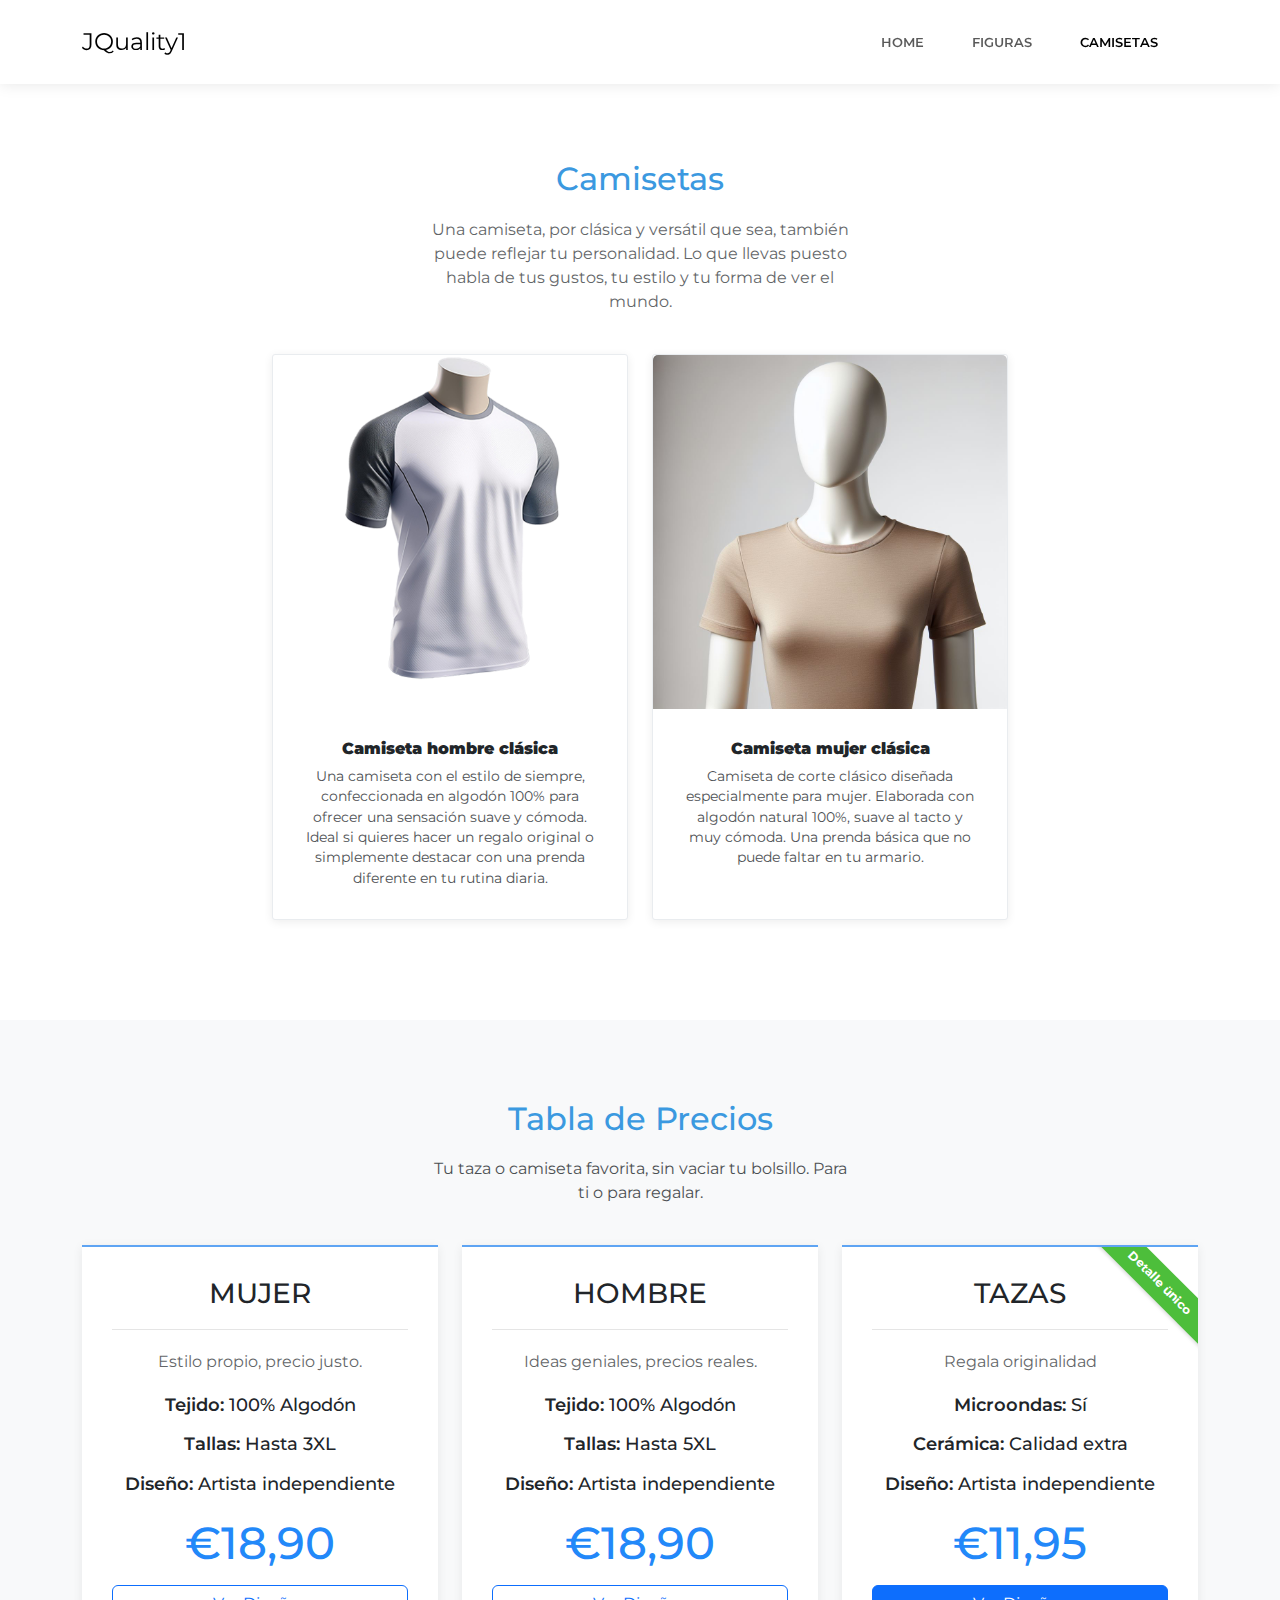
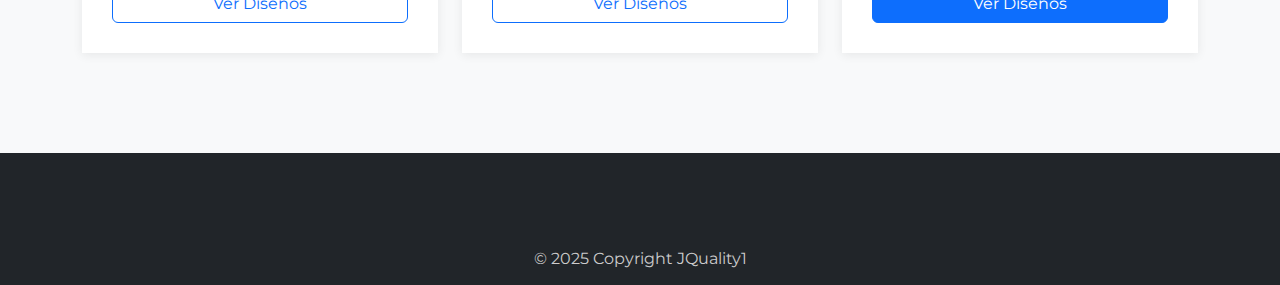
<file: camisetas.html>
<!DOCTYPE html>
<html data-bs-theme="light" lang="en" data-bss-forced-theme="light">

<head>
    <meta charset="utf-8">
    <meta name="viewport" content="width=device-width, initial-scale=1.0, shrink-to-fit=no">
    <title>About Us - Brand</title>
    <link rel="stylesheet" href="assets/bootstrap/css/bootstrap.min.css">
    <link rel="stylesheet" href="https://fonts.googleapis.com/css?family=Montserrat:400,400i,700,700i,600,600i&amp;display=swap">
    <link rel="stylesheet" href="assets/css/simple-line-icons.css">
    <link rel="stylesheet" href="assets/css/baguetteBox.min.css">
    <link rel="stylesheet" href="assets/css/vanilla-zoom.min.css">
    <link rel="stylesheet" href="assets/css/bootstrap/css/bootstrap.min.css">
    <link rel="stylesheet" href="assets/css/css/baguetteBox.min.css">
    <link rel="stylesheet" href="assets/css/css/vanilla-zoom.min.css">
    <link rel="stylesheet" href="assets/css/bootstrap/css/bootstrap.min-1.css">
    <link rel="stylesheet" href="assets/css/css/bootstrap/css/bootstrap.min.css">
    <link rel="stylesheet" href="assets/css/bootstrap/css/bootstrap.min-2.css">
    <link rel="stylesheet" href="assets/css/bootstrap/css/bootstrap.min-3.css">
    <link rel="stylesheet" href="assets/css/bootstrap/css/bootstrap.min-4.css">
    <link rel="stylesheet" href="assets/css/fonts/simple-line-icons.min.css">
    <link rel="stylesheet" href="assets/css/css/bootstrap/css/bootstrap.min-2.css">
    <link rel="stylesheet" href="assets/css/css/bootstrap/css/bootstrap.min-3.css">
    <link rel="stylesheet" href="assets/css/bootstrap/css/bootstrap.min-5.css">
    <link rel="stylesheet" href="assets/css/bootstrap/css/bootstrap.min-6.css">
    <link rel="stylesheet" href="assets/css/untitled.css">
    <link rel="stylesheet" href="assets/css/bootstrap/css/bootstrap.min-7.css">
</head>

<body>
    <nav class="navbar navbar-expand-lg fixed-top bg-body clean-navbar">
        <div class="container"><a class="navbar-brand logo" href="#">JQuality1</a><button data-bs-toggle="collapse" data-bs-target="#navcol-1" class="navbar-toggler"><span class="visually-hidden">Toggle navigation</span><span class="navbar-toggler-icon"></span></button>
            <div class="collapse navbar-collapse" id="navcol-1">
                <ul class="navbar-nav ms-auto">
                    <li class="nav-item"><a class="nav-link" href="index.html">Home</a></li>
                    <li class="nav-item"><a class="nav-link" href="tablaFigurasEstoicas.html">FIGURAS</a></li>
                    <li class="nav-item"><a class="nav-link active" href="camisetas.html">CAMISETAS</a></li>
                </ul>
            </div>
        </div>
    </nav>
    <main class="page">
        <section class="clean-block">
            <div class="container">
                <div class="block-heading">
                    <h2 class="text-info">Camisetas</h2>
                    <p>Una camiseta, por clásica y versátil que sea, también puede reflejar tu personalidad. Lo que llevas puesto habla de tus gustos, tu estilo y tu forma de ver el mundo.</p>
                </div>
                <div class="row justify-content-center">
                    <div class="col-sm-6 col-lg-4"><a href="https://www.latostadora.com/shop/jq1frasesmemorables/?product=co#shop" style="text-decoration:none;color:inherit;cursor:pointer;">
                            <div class="card text-center clean-card"><img class="card-img-top w-100 d-block card-img-top" src="assets/img/avatars/tMan.png">
                                <div class="card-body info" style="height: 210px;">
                                    <h4 class="card-title"><strong>Camiseta hombre clásica</strong></h4>
                                    <p class="card-text">Una camiseta con el estilo de siempre, confeccionada en algodón 100% para ofrecer una sensación suave y cómoda. Ideal si quieres hacer un regalo original o simplemente destacar con una prenda diferente en tu rutina diaria.</p>
                                </div>
                            </div>
                        </a></div>
                    <div class="col-sm-6 col-lg-4"><a href="https://www.latostadora.com/shop/jq1frasesmemorables/?product=ca#shop" style="text-decoration:none;color:inherit;cursor:pointer;">
                            <div class="card text-center clean-card"><img class="card-img-top w-100 d-block card-img-top" src="assets/img/avatars/tWoman.png">
                                <div class="card-body info" style="height: 210px;">
                                    <h4 class="card-title"><strong>Camiseta mujer clásica</strong></h4>
                                    <p class="card-text">Camiseta de corte clásico diseñada especialmente para mujer. Elaborada con algodón natural 100%, suave al tacto y muy cómoda. Una prenda básica que no puede faltar en tu armario.</p>
                                </div>
                            </div>
                        </a></div>
                </div>
            </div>
        </section>
    </main>
    <section class="clean-block clean-pricing dark">
        <div class="container">
            <div class="block-heading">
                <h2 class="text-info">Tabla de Precios</h2>
                <p>Tu taza o camiseta favorita, sin vaciar tu bolsillo. Para ti o para regalar.</p>
            </div>
            <div class="row justify-content-center">
                <div class="col-md-5 col-lg-4">
                    <div class="clean-pricing-item">
                        <div class="heading">
                            <h3>MUJER</h3>
                        </div>
                        <p>Estilo propio, precio justo.</p>
                        <div class="features">
                            <h4><span class="feature">Tejido:&nbsp;</span><span>100% Algodón</span></h4>
                            <h4><span class="feature">Tallas:&nbsp;</span><span>Hasta 3XL</span></h4>
                            <h4><span class="feature">Diseño:&nbsp;</span><span>Artista independiente</span></h4>
                        </div>
                        <div class="price">
                            <h4>€18,90</h4>
                        </div><a href="https://www.latostadora.com/shop/jq1frasesmemorables/?product=ca#shop" target="_blank" rel="noopener noreferrer" class="btn btn-outline-primary d-block w-100">Ver Diseños</a>
                    </div>
                </div>
                <div class="col-md-5 col-lg-4">
                    <div class="clean-pricing-item">
                        <div class="heading">
                            <h3>HOMBRE</h3>
                        </div>
                        <p>Ideas geniales, precios reales.</p>
                        <div class="features">
                            <h4><span class="feature">Tejido:&nbsp;</span><span>100% Algodón</span></h4>
                            <h4><span class="feature">Tallas:&nbsp;</span><span>Hasta 5XL</span></h4>
                            <h4><span class="feature">Diseño:&nbsp;</span><span>Artista independiente</span></h4>
                        </div>
                        <div class="price">
                            <h4>€18,90</h4>
                        </div><a href="https://www.latostadora.com/shop/jq1frasesmemorables/?product=co#shop" target="_blank" rel="noopener noreferrer" class="btn btn-outline-primary d-block w-100">Ver Diseños</a>
                    </div>
                </div>
                <div class="col-md-5 col-lg-4">
                    <div class="clean-pricing-item">
                        <div class="ribbon"><span>Detalle ünico</span></div>
                        <div class="heading">
                            <h3>TAZAS</h3>
                        </div>
                        <p>Regala originalidad</p>
                        <div class="features">
                            <h4><span class="feature">Microondas:&nbsp;</span><span>Sí</span></h4>
                            <h4><span class="feature">Cerámica:&nbsp;</span><span>Calidad extra</span></h4>
                            <h4><span class="feature">Diseño:&nbsp;</span><span>Artista independiente</span></h4>
                        </div>
                        <div class="price">
                            <h4>€11,95</h4>
                        </div><a href="https://www.latostadora.com/shop/jq1frasesmemorables/?product=mg#shop" target="_blank" rel="noopener noreferrer" class="btn btn-primary d-block w-100">Ver Diseños</a>
                    </div>
                </div>
            </div>
        </div>
    </section>
    <footer class="page-footer dark">
        <div class="footer-copyright">
            <p>© 2025 Copyright JQuality1</p>
        </div>
    </footer>
    <script src="assets/bootstrap/js/bootstrap.min.js"></script>
    <script src="assets/js/baguetteBox.min.js"></script>
    <script src="assets/js/vanilla-zoom.js"></script>
    <script src="assets/js/theme.js"></script>
    <script src="assets/js/bootstrap/js/bootstrap.min.js"></script>
    <script src="assets/js/bootstrap/js/bootstrap.min-1.js"></script>
</body>

</html>
</file>
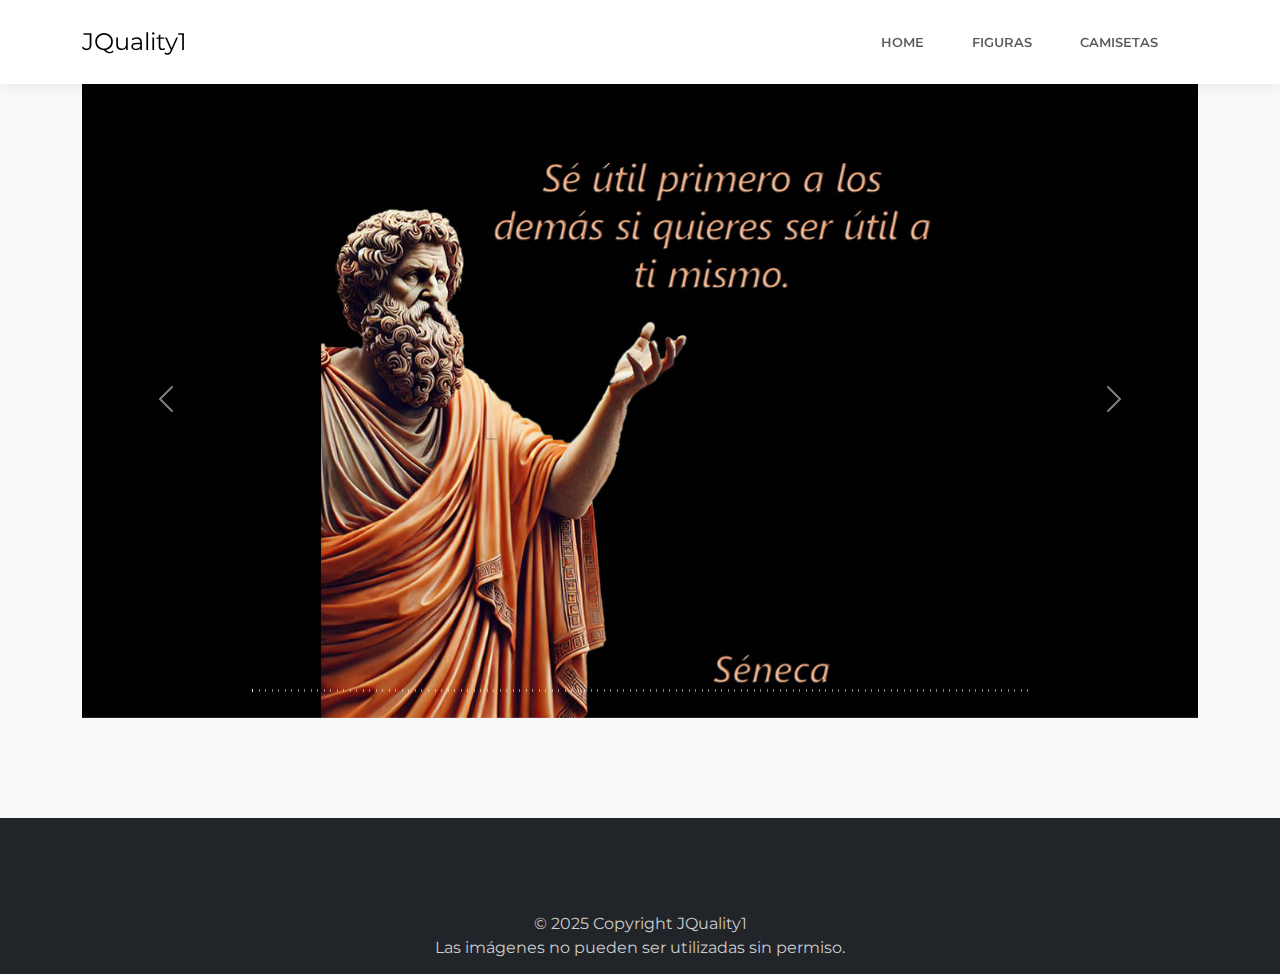
<file: carousel.html>
<!DOCTYPE html>
<html data-bs-theme="light" lang="es-es" data-bss-forced-theme="light">

<head>
    <meta charset="utf-8">
    <meta name="viewport" content="width=device-width, initial-scale=1.0, shrink-to-fit=no">
    <title>Home - JQuality1</title>
    <link rel="stylesheet" href="assets/bootstrap/css/bootstrap.min.css">
    <link rel="stylesheet" href="https://fonts.googleapis.com/css?family=Montserrat:400,400i,700,700i,600,600i&amp;display=swap">
    <link rel="stylesheet" href="assets/css/simple-line-icons.css">
    <link rel="stylesheet" href="assets/css/baguetteBox.min.css">
    <link rel="stylesheet" href="assets/css/vanilla-zoom.min.css">
    <link rel="stylesheet" href="assets/css/bootstrap/css/bootstrap.min.css">
    <link rel="stylesheet" href="assets/css/css/baguetteBox.min.css">
    <link rel="stylesheet" href="assets/css/css/vanilla-zoom.min.css">
    <link rel="stylesheet" href="assets/css/bootstrap/css/bootstrap.min-1.css">
    <link rel="stylesheet" href="assets/css/css/bootstrap/css/bootstrap.min.css">
    <link rel="stylesheet" href="assets/css/bootstrap/css/bootstrap.min-2.css">
    <link rel="stylesheet" href="assets/css/bootstrap/css/bootstrap.min-3.css">
    <link rel="stylesheet" href="assets/css/bootstrap/css/bootstrap.min-4.css">
    <link rel="stylesheet" href="assets/css/fonts/simple-line-icons.min.css">
    <link rel="stylesheet" href="assets/css/css/bootstrap/css/bootstrap.min-2.css">
    <link rel="stylesheet" href="assets/css/css/bootstrap/css/bootstrap.min-3.css">
    <link rel="stylesheet" href="assets/css/bootstrap/css/bootstrap.min-5.css">
    <link rel="stylesheet" href="assets/css/bootstrap/css/bootstrap.min-6.css">
    <link rel="stylesheet" href="assets/css/untitled.css">
    <link rel="stylesheet" href="assets/css/bootstrap/css/bootstrap.min-7.css">
</head>

<body>
    <nav class="navbar navbar-expand-lg fixed-top bg-body clean-navbar">
        <div class="container"><a class="navbar-brand logo" href="#">JQuality1</a><button data-bs-toggle="collapse" data-bs-target="#navcol-1" class="navbar-toggler"><span class="visually-hidden">Toggle navigation</span><span class="navbar-toggler-icon"></span></button>
            <div class="collapse navbar-collapse" id="navcol-1">
                <ul class="navbar-nav ms-auto">
                    <li class="nav-item"><a class="nav-link" href="index.html">Home</a></li>
                    <li class="nav-item"><a class="nav-link" href="tablaFigurasEstoicas.html">FIGURAS</a></li>
                    <li class="nav-item"><a class="nav-link" href="camisetas.html">CAMISETAS</a></li>
                </ul>
            </div>
        </div>
    </nav>
    <main class="page">
        <section class="clean-block clean-info dark">
            <div class="container">
                <div class="carousel slide" data-bs-ride="false" id="carousel-1">
                    <div class="carousel-inner">
                        <div class="carousel-item active"><a href="https://www.latostadora.com/web/seneca-1001/18234190" rel="noopener noreferrer" target="_blank"><img class="img-fluid d-block w-100" alt="Séneca 1001   Sé útil primero a los demás si quieres ser útil a ti mismo. " height="800" src="assets/img/carousel/101.jpg" width="1400"></a></div>
                        <div class="carousel-item"><a href="https://www.latostadora.com/web/epicteto-1002/18229299" rel="noopener noreferrer" target="_blank"><img class="img-fluid d-block w-100" alt="Epicteto 1002  Algunas cosas dependen de nosotros y otras no dependen de nosotros.&nbsp;" height="800" src="assets/img/carousel/102.jpg" width="1400"></a></div>
                        <div class="carousel-item"><a href="https://www.latostadora.com/web/seneca-1003/18229430" rel="noopener noreferrer" target="_blank"><img class="img-fluid d-block w-100" alt="Séneca 1003  Aprende a disfrutar de lo que tienes antes de desear lo que no tienes." height="800" src="assets/img/carousel/103.jpg" width="1400"></a></div>
                        <div class="carousel-item"><a href="https://www.latostadora.com/web/seneca-1004/18231595" rel="noopener noreferrer" target="_blank"><img class="img-fluid d-block w-100" alt="Séneca 1004  Aquel que no sabe lo que busca no entiende lo que encuentra." height="800" src="assets/img/carousel/104.jpg" width="1400"></a></div>
                        <div class="carousel-item"><a href="https://www.latostadora.com/web/caton-el-viejo-1005/18231551" rel="noopener noreferrer" target="_blank"><img class="img-fluid d-block w-100" alt="Catón el Viejo 1005  Aquellos que se toman en serio asuntos ridículos serán ridículos en asuntos serios." height="800" src="assets/img/carousel/105.jpg" width="1400"></a></div>
                        <div class="carousel-item"><a href="https://www.latostadora.com/web/epicteto-1006/18234492" rel="noopener noreferrer" target="_blank"><img class="img-fluid d-block w-100" alt="Epicteto 1006  Así como hay un arte de bien hablar existe un arte de bien escuchar." height="800" src="assets/img/carousel/106.jpg" width="1400"></a></div>
                        <div class="carousel-item"><a href="https://www.latostadora.com/web/caton-el-viejo-1007/18231800" rel="noopener noreferrer" target="_blank"><img class="img-fluid d-block w-100" alt="Catón el Viejo 1007  Comprended bien el tema --las palabras seguirán." height="800" src="assets/img/carousel/107.jpg" width="1400"></a></div>
                        <div class="carousel-item"><a href="https://www.latostadora.com/web/aristoteles-1008/18234160" rel="noopener noreferrer" target="_blank"><img class="img-fluid d-block w-100" alt="Aristóteles 1008  Conocerse a uno mismo es el comienzo de toda sabiduría." height="800" src="assets/img/carousel/108.jpg" width="1400"></a></div>
                        <div class="carousel-item"><a href="https://www.latostadora.com/web/socrates-1009/18231582" rel="noopener noreferrer" target="_blank"><img class="img-fluid d-block w-100" alt="Sócrates 1009  Conócete a ti mismo." height="800" src="assets/img/carousel/109.jpg" width="1400"></a></div>
                        <div class="carousel-item"><a href="https://www.latostadora.com/web/seneca-1010/18232566" rel="noopener noreferrer" target="_blank"><img class="img-fluid d-block w-100" alt="Séneca 1010  Contemplad la vida. -El presente es efímero -El futuro incierto -El pasado seguro." height="800" src="assets/img/carousel/110.jpg" width="1400"></a></div>
                        <div class="carousel-item"><a href="https://www.latostadora.com/web/democrito-1011/18232424" rel="noopener noreferrer" target="_blank"><img class="img-fluid d-block w-100" alt="Demócrito 1011  Corregid antes los errores propios que los ajenos." height="800" src="assets/img/carousel/111.jpg" width="1400"></a></div>
                        <div class="carousel-item"><a href="https://www.latostadora.com/web/platon-1012/18234312" rel="noopener noreferrer" target="_blank"><img class="img-fluid d-block w-100" alt="Platón 1012  Cuando la mente piensa --está hablando consigo misma." height="800" src="assets/img/carousel/112.jpg" width="1400"></a></div>
                        <div class="carousel-item"><a href="https://www.latostadora.com/web/epicteto-1013/18233168" rel="noopener noreferrer" target="_blank"><img class="img-fluid d-block w-100" alt="Epicteto 1013  Cuanto más grande es la dificultad más gloria&nbsp;hay en superarla.&nbsp;&nbsp;" height="800" src="assets/img/carousel/113.jpg" width="1400"></a></div>
                        <div class="carousel-item"><a href="https://www.latostadora.com/web/cicero-1014/18232477" rel="noopener noreferrer" target="_blank"><img class="img-fluid d-block w-100" alt="Cicero 1014  Debes amarme a mí y no a mis circunstancias --si queremos ser amigos de verdad." height="800" src="assets/img/carousel/114.jpg" width="1400"></a></div>
                        <div class="carousel-item"><a href="https://www.latostadora.com/web/seneca-1015/18232374" rel="noopener noreferrer" target="_blank"><img class="img-fluid d-block w-100" alt="Séneca 1015  Decid lo que sentís. Sentid lo que decís" height="800" src="assets/img/carousel/115.jpg" width="1400"></a></div>
                        <div class="carousel-item"><a href="https://www.latostadora.com/web/seneca-1016/18232467" rel="noopener noreferrer" target="_blank"><img class="img-fluid d-block w-100" alt="Séneca 1016  Difícil es la paciencia y agradable es su fruto. " height="800" src="assets/img/carousel/116.jpg" width="1400"></a></div>
                        <div class="carousel-item"><a href="https://www.latostadora.com/web/seneca-1017/18232242" rel="noopener noreferrer" target="_blank"><img class="img-fluid d-block w-100" alt="Séneca 1017  Donde hay un ser humano hay una oportunidad para la amabilidad.&nbsp;" height="800" src="assets/img/carousel/117.jpg" width="1400"></a></div>
                        <div class="carousel-item"><a href="https://www.latostadora.com/web/cicero-1018/18233693" rel="noopener noreferrer" target="_blank"><img class="img-fluid d-block w-100" alt="Cicero 1018  Donde prevalece el placer --las virtudes mayores perderán su poder." height="800" src="assets/img/carousel/118.jpg" width="1400"></a></div>
                        <div class="carousel-item"><a href="https://www.latostadora.com/web/socrates-1019/18234368" rel="noopener noreferrer" target="_blank"><img class="img-fluid d-block w-100" alt="Sócrates 1019  El conocimiento comienza en el asombro." height="800" src="assets/img/carousel/119.jpg" width="1400"></a></div>
                        <div class="carousel-item"><a href="https://www.latostadora.com/web/platon-1020/18234659" rel="noopener noreferrer" target="_blank"><img class="img-fluid d-block w-100" alt="Platón 1020  El conocimiento es el alimento del alma." height="800" src="assets/img/carousel/120.jpg" width="1400"></a></div>
                        <div class="carousel-item"><a href="https://www.latostadora.com/web/platon-1021/18232611" rel="noopener noreferrer" target="_blank"><img class="img-fluid d-block w-100" alt="Platón 1021  El conocimiento sin justicia debería llamarse astucia en lugar de sabiduría." height="800" src="assets/img/carousel/121.jpg" width="1400"></a></div>
                        <div class="carousel-item"><a href="https://www.latostadora.com/web/cleantesde-aso-1022/18229303" rel="noopener noreferrer" target="_blank"><img class="img-fluid d-block w-100" alt="Cleantes&nbsp;de Aso 1022  El destino guía a los dispuestos --pero arrastra a los reacios." height="800" src="assets/img/carousel/122.jpg" width="1400"></a></div>
                        <div class="carousel-item"><a href="https://www.latostadora.com/web/marco-aurelio-1023/18232092" rel="noopener noreferrer" target="_blank"><img class="img-fluid d-block w-100" alt="Marco Aurelio 1023  El eco de lo que hacemos ahora resuena en la eternidad." height="800" src="assets/img/carousel/123.jpg" width="1400"></a></div>
                        <div class="carousel-item"><a href="https://www.latostadora.com/web/epicteto-1024/18234667" rel="noopener noreferrer" target="_blank"><img class="img-fluid d-block w-100" alt="Epicteto 1024  El error del anciano es que pretende enjuiciar el hoy con el criterio del ayer." height="800" src="assets/img/carousel/124.jpg" width="1400"></a></div>
                        <div class="carousel-item"><a href="https://www.latostadora.com/web/caton-el-viejo-1025/18232909" rel="noopener noreferrer" target="_blank"><img class="img-fluid d-block w-100" alt="Catón el Viejo 1025  El habla es el don de todos --el pensamiento don de pocos." height="800" src="assets/img/carousel/125.jpg" width="1400"></a></div>
                        <div class="carousel-item"><a href="https://www.latostadora.com/web/zenon-de-citio-1026/18232444" rel="noopener noreferrer" target="_blank"><img class="img-fluid d-block w-100" alt="Zenón de Citio 1026  El hombre conquista el mundo al conquistarse a sí mismo." height="800" src="assets/img/carousel/126.jpg" width="1400"></a></div>
                        <div class="carousel-item"><a href="https://www.latostadora.com/web/seneca-1027/18233432" rel="noopener noreferrer" target="_blank"><img class="img-fluid d-block w-100" alt="Séneca 1027  El hombre más poderoso es el que es dueño de sí mismo. " height="800" src="assets/img/carousel/127.jpg" width="1400"></a></div>
                        <div class="carousel-item"><a href="https://www.latostadora.com/web/platon-1028/18233849" rel="noopener noreferrer" target="_blank"><img class="img-fluid d-block w-100" alt="Platón 1028  El hombre que descuida la educación caminará cojo toda su vida." height="800" src="assets/img/carousel/128.jpg" width="1400"></a></div>
                        <div class="carousel-item"><a href="https://www.latostadora.com/web/heraclito-1029/18234595" rel="noopener noreferrer" target="_blank"><img class="img-fluid d-block w-100" alt="Heráclito 1029  El mundo es un gran deseo de vivir y una gran insatisfacción del resultado." height="800" src="assets/img/carousel/129.jpg" width="1400"></a></div>
                        <div class="carousel-item"><a href="https://www.latostadora.com/web/marco-aurelio-1030/18233744" rel="noopener noreferrer" target="_blank"><img class="img-fluid d-block w-100" alt="Marco Aurelio 1030  El objeto de la vida no es estar con la mayoría --sino no formar parte de los insensatos." height="800" src="assets/img/carousel/130.jpg" width="1400"></a></div>
                        <div class="carousel-item"><a href="https://www.latostadora.com/web/platon-1031/18231818" rel="noopener noreferrer" target="_blank"><img class="img-fluid d-block w-100" alt="Platón 1031  El poder revela al hombre." height="800" src="assets/img/carousel/131.jpg" width="1400"></a></div>
                        <div class="carousel-item"><a href="https://www.latostadora.com/web/epicteto-1032/18234202" rel="noopener noreferrer" target="_blank"><img class="img-fluid d-block w-100" alt="Epicteto 1032  El que cree que lo sabe todo es incapaz de aprender.&nbsp;" height="800" src="assets/img/carousel/132.jpg" width="1400"></a></div>
                        <div class="carousel-item"><a href="https://www.latostadora.com/web/seneca-1033/18232560" rel="noopener noreferrer" target="_blank"><img class="img-fluid d-block w-100" alt="Séneca 1033  El que hace el bien a otro también hace el bien a sí mismo.&nbsp;" height="800" src="assets/img/carousel/133.jpg" width="1400"></a></div>
                        <div class="carousel-item"><a href="https://www.latostadora.com/web/epicteto-1034/18233933" rel="noopener noreferrer" target="_blank"><img class="img-fluid d-block w-100" alt="Epicteto 1034  El que se ríe de sí mismo nunca se queda sin cosas de las que reírse." height="800" src="assets/img/carousel/134.jpg" width="1400"></a></div>
                        <div class="carousel-item"><a href="https://www.latostadora.com/web/seneca-1035/18234199" rel="noopener noreferrer" target="_blank"><img class="img-fluid d-block w-100" alt="Séneca 1035  El tiempo cura lo que la razón no puede. " height="800" src="assets/img/carousel/135.jpg" width="1400"></a></div>
                        <div class="carousel-item"><a href="https://www.latostadora.com/web/socrates-1036/18231483" rel="noopener noreferrer" target="_blank"><img class="img-fluid d-block w-100" alt="Sócrates 1036  Elegid el conocimiento sobre la riqueza. --el primero es duradero --el otro es temporal." height="800" src="assets/img/carousel/136.jpg" width="1400"></a></div>
                        <div class="carousel-item"><a href="https://www.latostadora.com/web/cleantesde-aso-1037/18234063" rel="noopener noreferrer" target="_blank"><img class="img-fluid d-block w-100" alt="Cleantes&nbsp;de Aso 1037  Entiende tus valores y valora tu tiempo." height="800" src="assets/img/carousel/137.jpg" width="1400"></a></div>
                        <div class="carousel-item"><a href="https://www.latostadora.com/web/epicteto-1038/18234582" rel="noopener noreferrer" target="_blank"><img class="img-fluid d-block w-100" alt="Epicteto 1038  Es imposible que un hombre aprenda lo que cree que ya sabe.&nbsp;" height="800" src="assets/img/carousel/138.jpg" width="1400"></a></div>
                        <div class="carousel-item"><a href="https://www.latostadora.com/web/heraclito-1039/18233666" rel="noopener noreferrer" target="_blank"><img class="img-fluid d-block w-100" alt="Heráclito 1039  Es mejor mantener la estupidez en secreto que mostrarla." height="800" src="assets/img/carousel/139.jpg" width="1400"></a></div>
                        <div class="carousel-item"><a href="https://www.latostadora.com/web/tales-de-mileto-1040/18231669" rel="noopener noreferrer" target="_blank"><img class="img-fluid d-block w-100" alt="Tales de Mileto 1040  Evita hacer lo que culparías a otros por hacer." height="800" src="assets/img/carousel/140.jpg" width="1400"></a></div>
                        <div class="carousel-item"><a href="https://www.latostadora.com/web/heraclito-1041/18231876" rel="noopener noreferrer" target="_blank"><img class="img-fluid d-block w-100" alt="Heráclito 1041  Grandes resultados requieren grandes ambiciones." height="800" src="assets/img/carousel/141.jpg" width="1400"></a></div>
                        <div class="carousel-item"><a href="https://www.latostadora.com/web/caton-el-joven-1042/18233515" rel="noopener noreferrer" target="_blank"><img class="img-fluid d-block w-100" alt="Catón el Joven 1042  Hablad solo cuando sea mejor decirlo que callarlo." height="800" src="assets/img/carousel/142.jpg" width="1400"></a></div>
                        <div class="carousel-item"><a href="https://www.latostadora.com/web/marco-aurelio-1043/18231824" rel="noopener noreferrer" target="_blank"><img class="img-fluid d-block w-100" alt="Marco Aurelio 1043  Haz cada cosa en la vida como si fuera lo último que haces. " height="800" src="assets/img/carousel/143.jpg" width="1400"></a></div>
                        <div class="carousel-item"><a href="https://www.latostadora.com/web/platon-1044/18232664" rel="noopener noreferrer" target="_blank"><img class="img-fluid d-block w-100" alt="Platón 1044  Impuesto sobre rentas --por el mismo ingreso el justo paga más y el injusto menos." height="800" src="assets/img/carousel/144.jpg" width="1400"></a></div>
                        <div class="carousel-item"><a href="https://www.latostadora.com/web/heraclito-1045/18234207" rel="noopener noreferrer" target="_blank"><img class="img-fluid d-block w-100" alt="Heráclito 1045  La abundancia de conocimiento&nbsp;no da la sabiduría" height="800" src="assets/img/carousel/145.jpg" width="1400"></a></div>
                        <div class="carousel-item"><a href="https://www.latostadora.com/web/seneca-1046/18229467" rel="noopener noreferrer" target="_blank"><img class="img-fluid d-block w-100" alt="Séneca 1046  La adversidad vuelve sabio al hombre." height="800" src="assets/img/carousel/146.jpg" width="1400"></a></div>
                        <div class="carousel-item"><a href="https://www.latostadora.com/web/seneca-1047/18231619" rel="noopener noreferrer" target="_blank"><img class="img-fluid d-block w-100" alt="Séneca 1047  La calidad más hermosa de la verdadera amistad es entender y ser entendido&nbsp;" height="800" src="assets/img/carousel/147.jpg" width="1400"></a></div>
                        <div class="carousel-item"><a href="https://www.latostadora.com/web/seneca-1048/18233524" rel="noopener noreferrer" target="_blank"><img class="img-fluid d-block w-100" alt="Séneca 1048  La conversación es la expresión de nuestro modo de pensar." height="800" src="assets/img/carousel/148.jpg" width="1400"></a></div>
                        <div class="carousel-item"><a href="https://www.latostadora.com/web/aristoteles-1049/18233841" rel="noopener noreferrer" target="_blank"><img class="img-fluid d-block w-100" alt="Aristóteles 1049  La educación es amarga --pero su fruto es dulce." height="800" src="assets/img/carousel/149.jpg" width="1400"></a></div>
                        <div class="carousel-item"><a href="https://www.latostadora.com/web/tales-de-mileto-1050/18231696" rel="noopener noreferrer" target="_blank"><img class="img-fluid d-block w-100" alt="Tales de Mileto 1050  La esperanza es la posesión más universal de la humanidad." height="800" src="assets/img/carousel/150.jpg" width="1400"></a></div>
                        <div class="carousel-item"><a href="https://www.latostadora.com/web/marco-aurelio-1051/18231852" rel="noopener noreferrer" target="_blank"><img class="img-fluid d-block w-100" alt="Marco Aurelio 1051  La felicidad de tu vida depende de la calidad de tus pensamientos.&nbsp;" height="800" src="assets/img/carousel/151.jpg" width="1400"></a></div>
                        <div class="carousel-item"><a href="https://www.latostadora.com/web/democrito-1052/18233397" rel="noopener noreferrer" target="_blank"><img class="img-fluid d-block w-100" alt="Demócrito 1052  La grandeza surge más de la práctica que del nacimiento." height="800" src="assets/img/carousel/152.jpg" width="1400"></a></div>
                        <div class="carousel-item"><a href="https://www.latostadora.com/web/seneca-1053/18233730" rel="noopener noreferrer" target="_blank"><img class="img-fluid d-block w-100" alt="Séneca 1053  La mayor rémora de la vida es la espera del mañana y la pérdida del día de hoy. " height="800" src="assets/img/carousel/153.jpg" width="1400"></a></div>
                        <div class="carousel-item"><a href="https://www.latostadora.com/web/marco-aurelio-1054/18232588" rel="noopener noreferrer" target="_blank"><img class="img-fluid d-block w-100" alt="Marco Aurelio 1054  La mejor venganza es ser diferente de quien causó el daño." height="800" src="assets/img/carousel/154.jpg" width="1400"></a></div>
                        <div class="carousel-item"><a href="https://www.latostadora.com/web/marco-aurelio-1055/18232593" rel="noopener noreferrer" target="_blank"><img class="img-fluid d-block w-100" alt="Marco Aurelio 1055  La mente es como el agua. Cuando está calmada --refleja el mundo con claridad." height="800" src="assets/img/carousel/155.jpg" width="1400"></a></div>
                        <div class="carousel-item"><a href="https://www.latostadora.com/web/platon-1056/18232850" rel="noopener noreferrer" target="_blank"><img class="img-fluid d-block w-100" alt="Platón 1056  La necesidad es la madre de la invención." height="800" src="assets/img/carousel/156.jpg" width="1400"></a></div>
                        <div class="carousel-item"><a href="https://www.latostadora.com/web/aristoteles-1057/18234608" rel="noopener noreferrer" target="_blank"><img class="img-fluid d-block w-100" alt="Aristóteles 1057  La peor desigualdad es intentar igualar lo que es desigual." height="800" src="assets/img/carousel/157.jpg" width="1400"></a></div>
                        <div class="carousel-item"><a href="https://www.latostadora.com/web/platon-1058/18232669" rel="noopener noreferrer" target="_blank"><img class="img-fluid d-block w-100" alt="Platón 1058  La pobreza no viene porque faltan las riquezas. Viene por la multiplicación de los deseos." height="800" src="assets/img/carousel/158.jpg" width="1400"></a></div>
                        <div class="carousel-item"><a href="https://www.latostadora.com/web/seneca-1059/18231954" rel="noopener noreferrer" target="_blank"><img class="img-fluid d-block w-100" alt="Séneca 1059  La recompensa de una buena acción es haberla hecho." height="800" src="assets/img/carousel/159.jpg" width="1400"></a></div>
                        <div class="carousel-item"><a href="https://www.latostadora.com/web/marco-aurelio-1060/18231599" rel="noopener noreferrer" target="_blank"><img class="img-fluid d-block w-100" alt="Marco Aurelio 1060  La tranquilidad te viene cuando dejas de preocuparte por lo que dicen.&nbsp;" height="800" src="assets/img/carousel/160.jpg" width="1400"></a></div>
                        <div class="carousel-item"><a href="https://www.latostadora.com/web/marco-aurelio-1061/18232837" rel="noopener noreferrer" target="_blank"><img class="img-fluid d-block w-100" alt="Marco Aurelio 1061  La única riqueza que conservarás para siempre es la riqueza que has obsequiado." height="800" src="assets/img/carousel/161.jpg" width="1400"></a></div>
                        <div class="carousel-item"><a href="https://www.latostadora.com/web/epicteto-1062/18232371" rel="noopener noreferrer" target="_blank"><img class="img-fluid d-block w-100" alt="Epicteto 1062  La verdad triunfa por sí misma --la mentira necesita siempre complicidad.&nbsp;" height="800" src="assets/img/carousel/162.jpg" width="1400"></a></div>
                        <div class="carousel-item"><a href="https://www.latostadora.com/web/seneca-1063/18234646" rel="noopener noreferrer" target="_blank"><img class="img-fluid d-block w-100" alt="Séneca 1063  La verdadera nobleza está en ser superior a lo que fuiste ayer." height="800" src="assets/img/carousel/163.jpg" width="1400"></a></div>
                        <div class="carousel-item"><a href="https://www.latostadora.com/web/cicero-1064/18229454" rel="noopener noreferrer" target="_blank"><img class="img-fluid d-block w-100" alt="Cicero 1064  La vida de los difuntos habita en la memoria de los vivos." height="800" src="assets/img/carousel/164.jpg" width="1400"></a></div>
                        <div class="carousel-item"><a href="https://www.latostadora.com/web/cicero-1065/18233471" rel="noopener noreferrer" target="_blank"><img class="img-fluid d-block w-100" alt="Cicero 1065  Las causas de los eventos son siempre más interesantes que los propios eventos." height="800" src="assets/img/carousel/165.jpg" width="1400"></a></div>
                        <div class="carousel-item"><a href="https://www.latostadora.com/web/epicteto-1066/18233768" rel="noopener noreferrer" target="_blank"><img class="img-fluid d-block w-100" alt="Epicteto 1066  Las circunstancias no hacen al hombre --solo lo revelan." height="800" src="assets/img/carousel/166.jpg" width="1400"></a></div>
                        <div class="carousel-item"><a href="https://www.latostadora.com/web/democrito-1067/18234668" rel="noopener noreferrer" target="_blank"><img class="img-fluid d-block w-100" alt="Demócrito 1067  Las cosas más dulces se vuelven las más amargas por el exceso." height="800" src="assets/img/carousel/167.jpg" width="1400"></a></div>
                        <div class="carousel-item"><a href="https://www.latostadora.com/web/cicero-1068/18234670" rel="noopener noreferrer" target="_blank"><img class="img-fluid d-block w-100" alt="Cicero 1068  Las enfermedades de la mente son comunes y perniciosas --más que las enfermedades del cuerpo." height="800" src="assets/img/carousel/168.jpg" width="1400"></a></div>
                        <div class="carousel-item"><a href="https://www.latostadora.com/web/marco-aurelio-1069/18229451" rel="noopener noreferrer" target="_blank"><img class="img-fluid d-block w-100" alt="Marco Aurelio 1069  Limítate al presente." height="800" src="assets/img/carousel/169.jpg" width="1400"></a></div>
                        <div class="carousel-item"><a href="https://www.latostadora.com/web/tales-de-mileto-1070/18232722" rel="noopener noreferrer" target="_blank"><img class="img-fluid d-block w-100" alt="Tales de Mileto 1070  Lo más difícil en la vida es conocerse a uno mismo." height="800" src="assets/img/carousel/170.jpg" width="1400"></a></div>
                        <div class="carousel-item"><a href="https://www.latostadora.com/web/seneca-1071/18234354" rel="noopener noreferrer" target="_blank"><img class="img-fluid d-block w-100" alt="Séneca 1071  Lo que las leyes no prohíben puede prohibirlo la honestidad." height="800" src="assets/img/carousel/171.jpg" width="1400"></a></div>
                        <div class="carousel-item"><a href="https://www.latostadora.com/web/diogenes-de-sinope-1072/18232335" rel="noopener noreferrer" target="_blank"><img class="img-fluid d-block w-100" alt="Diógenes de Sinope 1072  Lo que más me gusta beber es el vino que pertenece a otros." height="800" src="assets/img/carousel/172.jpg" width="1400"></a></div>
                        <div class="carousel-item"><a href="https://www.latostadora.com/web/democrito-1073/18231526" rel="noopener noreferrer" target="_blank"><img class="img-fluid d-block w-100" alt="Demócrito 1073  Los hombres dejarán de ser tontos solo cuando dejen de ser hombres." height="800" src="assets/img/carousel/173.jpg" width="1400"></a></div>
                        <div class="carousel-item"><a href="https://www.latostadora.com/web/caton-el-joven-1074/18234107" rel="noopener noreferrer" target="_blank"><img class="img-fluid d-block w-100" alt="Catón el Joven 1074  Los sabios dependen más de los tontos que los tontos de los sabios." height="800" src="assets/img/carousel/174.jpg" width="1400"></a></div>
                        <div class="carousel-item"><a href="https://www.latostadora.com/web/platon-1075/18233323" rel="noopener noreferrer" target="_blank"><img class="img-fluid d-block w-100" alt="Platón 1075  Los sabios hablan con sentido. Los necios hablan por hablar." height="800" src="assets/img/carousel/175.jpg" width="1400"></a></div>
                        <div class="carousel-item"><a href="https://www.latostadora.com/web/zenon-de-citio-1076/18229530" rel="noopener noreferrer" target="_blank"><img class="img-fluid d-block w-100" alt="Zenón de Citio 1076  Más vale tropezar con los pies que con la lengua." height="800" src="assets/img/carousel/176.jpg" width="1400"></a></div>
                        <div class="carousel-item"><a href="https://www.latostadora.com/web/seneca-1077/18232098" rel="noopener noreferrer" target="_blank"><img class="img-fluid d-block w-100" alt="Séneca 1077  Mejor molestar con la verdad que complacer con adulaciones. " height="800" src="assets/img/carousel/177.jpg" width="1400"></a></div>
                        <div class="carousel-item"><a href="https://www.latostadora.com/web/seneca-1077/18232098" rel="noopener noreferrer" target="_blank"><img class="img-fluid d-block w-100" alt="Musonio Rufo 1078  Merecerás el respeto de todos si empiezas por respetarte a ti mismo." height="800" src="assets/img/carousel/178.jpg" width="1400"></a></div>
                        <div class="carousel-item"><a href="https://www.latostadora.com/web/diogenes-de-sinope-1079/18231692" rel="noopener noreferrer" target="_blank"><img class="img-fluid d-block w-100" alt="Diógenes de Sinope 1079  Nacemos solos y morimos solos. ¿Por qué no estar solos en la vida?" height="800" src="assets/img/carousel/179.jpg" width="1400"></a></div>
                        <div class="carousel-item"><a href="https://www.latostadora.com/web/heraclito-1080/18229457" rel="noopener noreferrer" target="_blank"><img class="img-fluid d-block w-100" alt="Heráclito 1080  Nada es permanente --salvo el cambio." height="800" src="assets/img/carousel/180.jpg" width="1400"></a></div>
                        <div class="carousel-item"><a href="https://www.latostadora.com/web/democrito-1081/18234075" rel="noopener noreferrer" target="_blank"><img class="img-fluid d-block w-100" alt="Demócrito 1081  Nada existe excepto átomos y espacio vacío --todo lo demás es opinión." height="800" src="assets/img/carousel/181.jpg" width="1400"></a></div>
                        <div class="carousel-item"><a href="https://www.latostadora.com/web/platon-1082/18232178" rel="noopener noreferrer" target="_blank"><img class="img-fluid d-block w-100" alt="Platón 1082  Nadie es más odiado que aquel que dice la verdad." height="800" src="assets/img/carousel/182.jpg" width="1400"></a></div>
                        <div class="carousel-item"><a href="https://www.latostadora.com/web/platon-1083/18233609" rel="noopener noreferrer" target="_blank"><img class="img-fluid d-block w-100" alt="Platón 1083  Negarse a participar en la política significa ser gobernado por los menos capaces." height="800" src="assets/img/carousel/183.jpg" width="1400"></a></div>
                        <div class="carousel-item"><a href="https://www.latostadora.com/web/cicero-1084/18229504" rel="noopener noreferrer" target="_blank"><img class="img-fluid d-block w-100" alt="Cicero 1084  Ningún poder es lo suficientemente fuerte como para perdurar bajo el peso del miedo." height="800" src="assets/img/carousel/184.jpg" width="1400"></a></div>
                        <div class="carousel-item"><a href="https://www.latostadora.com/web/cicero-1085/18233494" rel="noopener noreferrer" target="_blank"><img class="img-fluid d-block w-100" alt="Cicero 1085  No es hombre libre aquel que nunca hace absolutamente nada." height="800" src="assets/img/carousel/185.jpg" width="1400"></a></div>
                        <div class="carousel-item"><a href="https://www.latostadora.com/web/marco-aurelio-1086/18234003" rel="noopener noreferrer" target="_blank"><img class="img-fluid d-block w-100" alt="Marco Aurelio 1086  No es la&nbsp;muerte&nbsp;lo que debes&nbsp;temer --sino nunca empezar a vivir.&nbsp;" height="800" src="assets/img/carousel/186.jpg" width="1400"></a></div>
                        <div class="carousel-item"><a href="https://www.latostadora.com/web/epicteto-1087/18231682" rel="noopener noreferrer" target="_blank"><img class="img-fluid d-block w-100" alt="Epicteto 1087  No es lo que te ocurre --sino cómo reaccionas lo que importa." height="800" src="assets/img/carousel/187.jpg" width="1400"></a></div>
                        <div class="carousel-item"><a href="https://www.latostadora.com/web/seneca-1088/18232769" rel="noopener noreferrer" target="_blank"><img class="img-fluid d-block w-100" alt="Séneca 1088  No es que tengamos poco tiempo --sino que perdemos mucho.&nbsp;" height="800" src="assets/img/carousel/188.jpg" width="1400"></a></div>
                        <div class="carousel-item"><a href="https://www.latostadora.com/web/seneca-1089/18231859" rel="noopener noreferrer" target="_blank"><img class="img-fluid d-block w-100" alt="Séneca 1089  No hay viento favorable para el que no sabe dónde va.&nbsp;" height="800" src="assets/img/carousel/189.jpg" width="1400"></a></div>
                        <div class="carousel-item"><a href="https://www.latostadora.com/web/tales-de-mileto-1090/18233095" rel="noopener noreferrer" target="_blank"><img class="img-fluid d-block w-100" alt="Tales de Mileto 1090  No me hice padre por afición a los niños." height="800" src="assets/img/carousel/190.jpg" width="1400"></a></div>
                        <div class="carousel-item"><a href="https://www.latostadora.com/web/caton-el-joven-1091/18231820" rel="noopener noreferrer" target="_blank"><img class="img-fluid d-block w-100" alt="Catón el Joven 1091  No prometas dos veces lo que puedes hacer de una vez." height="800" src="assets/img/carousel/191.jpg" width="1400"></a></div>
                        <div class="carousel-item"><a href="https://www.latostadora.com/web/socrates-1092/18234499" rel="noopener noreferrer" target="_blank"><img class="img-fluid d-block w-100" alt="Sócrates 1092  No puedo enseñar nada a nadie. Solo puedo hacerles pensar.&nbsp;" height="800" src="assets/img/carousel/192.jpg" width="1400"></a></div>
                        <div class="carousel-item"><a href="https://www.latostadora.com/web/aristoteles-1093/18233009" rel="noopener noreferrer" target="_blank"><img class="img-fluid d-block w-100" alt="Aristóteles 1093  No son las posesiones --sino los deseos de la humanidad los que necesitan ser igualados." height="800" src="assets/img/carousel/193.jpg" width="1400"></a></div>
                        <div class="carousel-item"><a href="https://www.latostadora.com/web/seneca-1094/18232732" rel="noopener noreferrer" target="_blank"><img class="img-fluid d-block w-100" alt="Séneca 1094  No&nbsp;es cuánto tiempo --sino lo&nbsp;bien&nbsp;que has vivido que es lo principal.&nbsp;" height="800" src="assets/img/carousel/194.jpg" width="1400"></a></div>
                        <div class="carousel-item"><a href="https://www.latostadora.com/web/marco-aurelio-1095/18233620" rel="noopener noreferrer" target="_blank"><img class="img-fluid d-block w-100" alt="Marco Aurelio 1095  Nuestra vida es lo que crean nuestros pensamientos." height="800" src="assets/img/carousel/195.jpg" width="1400"></a></div>
                        <div class="carousel-item"><a href="https://www.latostadora.com/web/platon-1096/18232145" rel="noopener noreferrer" target="_blank"><img class="img-fluid d-block w-100" alt="Platón 1096  Por desgracia --la deshonestidad es más rentable que la honestidad." height="800" src="assets/img/carousel/196.jpg" width="1400"></a></div>
                        <div class="carousel-item"><a href="https://www.latostadora.com/web/seneca-1097/18233447" rel="noopener noreferrer" target="_blank"><img class="img-fluid d-block w-100" alt="Séneca 1097  Por muy elevado que la fortuna que tenga un hombre --siempre necesita un amigo." height="800" src="assets/img/carousel/197.jpg" width="1400"></a></div>
                        <div class="carousel-item"><a href="https://www.latostadora.com/web/caton-el-viejo-1098/18232354" rel="noopener noreferrer" target="_blank"><img class="img-fluid d-block w-100" alt="Catón el Viejo 1098  Prefiero hacer lo correcto sin agradecimientos que hacer lo incorrecto sin castigo." height="800" src="assets/img/carousel/198.jpg" width="1400"></a></div>
                        <div class="carousel-item"><a href="https://www.latostadora.com/web/epicteto-1099/18231865" rel="noopener noreferrer" target="_blank"><img class="img-fluid d-block w-100" alt="Epicteto 1099  Primero aprende el significado de lo que dices y luego habla.&nbsp;" height="800" src="assets/img/carousel/199.jpg" width="1400"></a></div>
                        <div class="carousel-item"><a href="https://www.latostadora.com/web/caton-el-viejo-1100/18231753" rel="noopener noreferrer" target="_blank"><img class="img-fluid d-block w-100" alt="Catón el Viejo 1100  Quien teme a la muerte ya ha perdido la vida que anhela." height="800" src="assets/img/carousel/200.jpg" width="1400"></a></div>
                        <div class="carousel-item"><a href="https://www.latostadora.com/web/seneca-1101/18233375" rel="noopener noreferrer" target="_blank"><img class="img-fluid d-block w-100" alt="Séneca 1101  Sabed que cuando uno es amigo de sí mismo --lo es también de todo el mundo." height="800" src="assets/img/carousel/201.jpg" width="1400"></a></div>
                        <div class="carousel-item"><a href="https://www.latostadora.com/web/seneca-1102/18229496" rel="noopener noreferrer" target="_blank"><img class="img-fluid d-block w-100" alt="Séneca 1102  Sabio es el que tiene más preguntas que respuestas. " height="800" src="assets/img/carousel/202.jpg" width="1400"></a></div>
                        <div class="carousel-item"><a href="https://www.latostadora.com/web/epicteto-1103/18229492" rel="noopener noreferrer" target="_blank"><img class="img-fluid d-block w-100" alt="Epicteto 1103  Sabio es quien no se entristece por lo que no tiene --sino que se regocija por lo que sí tiene." height="800" src="assets/img/carousel/203.jpg" width="1400"></a></div>
                        <div class="carousel-item"><a href="https://www.latostadora.com/web/heraclito-1104/18234143" rel="noopener noreferrer" target="_blank"><img class="img-fluid d-block w-100" alt="Heráclito 1104  Si no esperas lo inesperado su llegada pasará desapercibida." height="800" src="assets/img/carousel/204.jpg" width="1400"></a></div>
                        <div class="carousel-item"><a href="https://www.latostadora.com/web/marco-aurelio-1105/18233635" rel="noopener noreferrer" target="_blank"><img class="img-fluid d-block w-100" alt="Marco Aurelio 1105  Si no está bien --no lo hagas. Si no es verdad --no lo digas.&nbsp;" height="800" src="assets/img/carousel/205.jpg" width="1400"></a></div>
                        <div class="carousel-item"><a href="https://www.latostadora.com/web/seneca-1106/18229549" rel="noopener noreferrer" target="_blank"><img class="img-fluid d-block w-100" alt="Séneca 1106  Si quieres que tu secreto sea guardado --guárdalo tú mismo." height="800" src="assets/img/carousel/206.jpg" width="1400"></a></div>
                        <div class="carousel-item"><a href="https://www.latostadora.com/web/socrates-1107/18232167" rel="noopener noreferrer" target="_blank"><img class="img-fluid d-block w-100" alt="Sócrates 1107  Solo sé que no sé nada." height="800" src="assets/img/carousel/207.jpg" width="1400"></a></div>
                        <div class="carousel-item"><a href="https://www.latostadora.com/web/epicteto-1108/18232529" rel="noopener noreferrer" target="_blank"><img class="img-fluid d-block w-100" alt="Epicteto 1108  Te conviertes en lo que le das a tu atención.&nbsp;" height="800" src="assets/img/carousel/208.jpg" width="1400"></a></div>
                        <div class="carousel-item"><a href="https://www.latostadora.com/web/zenon-de-citio-1109/18231543" rel="noopener noreferrer" target="_blank"><img class="img-fluid d-block w-100" alt="Zenón de Citio 1109  Tenemos dos oídos y una boca --así que vale más oír que hablar." height="800" src="assets/img/carousel/209.jpg" width="1400"></a></div>
                        <div class="carousel-item"><a href="https://www.latostadora.com/web/socrates-1110/18231798" rel="noopener noreferrer" target="_blank"><img class="img-fluid d-block w-100" alt="Sócrates 1110  Toda acción tiene su placer y su precio." height="800" src="assets/img/carousel/210.jpg" width="1400"></a></div>
                        <div class="carousel-item"><a href="https://www.latostadora.com/web/aristoteles-1111/18232317" rel="noopener noreferrer" target="_blank"><img class="img-fluid d-block w-100" alt="Aristóteles 1111  Todo conocimiento debe estar sujeto a examen y razón." height="800" src="assets/img/carousel/211.jpg" width="1400"></a></div>
                        <div class="carousel-item"><a href="https://www.latostadora.com/web/marco-aurelio-1112/18232812" rel="noopener noreferrer" target="_blank"><img class="img-fluid d-block w-100" alt="Marco Aurelio 1112  Todo lo que escuchamos es una opinión --no un hecho." height="800" src="assets/img/carousel/212.jpg" width="1400"></a></div>
                        <div class="carousel-item"><a href="https://www.latostadora.com/web/marco-aurelio-1113/18231836" rel="noopener noreferrer" target="_blank"><img class="img-fluid d-block w-100" alt="Marco Aurelio 1113  Todo lo que vemos es una perspectiva --no la verdad." height="800" src="assets/img/carousel/213.jpg" width="1400"></a></div>
                        <div class="carousel-item"><a href="https://www.latostadora.com/web/heraclito-1114/18233758" rel="noopener noreferrer" target="_blank"><img class="img-fluid d-block w-100" alt="Heráclito 1114  Tus actos te convierten en quién eres" height="800" src="assets/img/carousel/214.jpg" width="1400"></a></div>
                        <div class="carousel-item"><a href="https://www.latostadora.com/web/caton-el-viejo-1115/18231806" rel="noopener noreferrer" target="_blank"><img class="img-fluid d-block w-100" alt="Catón el Viejo 1115  Un hombre enojado abre la boca y cierra los ojos." height="800" src="assets/img/carousel/215.jpg" width="1400"></a></div>
                        <div class="carousel-item"><a href="https://www.latostadora.com/web/diogenes-de-sinope-1116/18232474" rel="noopener noreferrer" target="_blank"><img class="img-fluid d-block w-100" alt="Diógenes de Sinope 1116  Un pensamiento original vale más que mil citas sin sentido" height="800" src="assets/img/carousel/216.jpg" width="1400"></a></div>
                        <div class="carousel-item"><a href="https://www.latostadora.com/web/seneca-1117/18229417" rel="noopener noreferrer" target="_blank"><img class="img-fluid d-block w-100" alt="Séneca 1117  Una buena conciencia no teme a ningún testigo. " height="800" src="assets/img/carousel/217.jpg" width="1400"></a></div>
                        <div class="carousel-item"><a href="https://www.latostadora.com/web/aristoteles-1118/18229403" rel="noopener noreferrer" target="_blank"><img class="img-fluid d-block w-100" alt="Aristóteles 1118  Una mente educada puede considerar un pensamiento --sin aceptarlo." height="800" src="assets/img/carousel/218.jpg" width="1400"></a></div>
                        <div class="carousel-item"><a href="https://www.latostadora.com/web/tales-de-mileto-1119/18231559" rel="noopener noreferrer" target="_blank"><img class="img-fluid d-block w-100" alt="Tales de Mileto 1119  Una multitud de palabras no es prueba de una mente prudente." height="800" src="assets/img/carousel/219.jpg" width="1400"></a></div>
                        <div class="carousel-item"><a href="https://www.latostadora.com/web/socrates-1120/18234181" rel="noopener noreferrer" target="_blank"><img class="img-fluid d-block w-100" alt="Sócrates 1120  Una vida sin examen no merece ser vivida." height="800" src="assets/img/carousel/220.jpg" width="1400"></a></div>
                    </div>
                    <div><a class="carousel-control-prev" href="#carousel-1" role="button" data-bs-slide="prev"><span class="carousel-control-prev-icon" aria-hidden="true"></span><span class="visually-hidden">Previous</span></a><a class="carousel-control-next" href="#carousel-1" role="button" data-bs-slide="next"><span class="carousel-control-next-icon" aria-hidden="true"></span><span class="visually-hidden">Next</span></a></div>
                    <div class="carousel-indicators"><button type="button" data-bs-target="#carousel-1" data-bs-slide-to="0" class="active"></button> <button type="button" data-bs-target="#carousel-1" data-bs-slide-to="1"></button> <button type="button" data-bs-target="#carousel-1" data-bs-slide-to="2"></button> <button type="button" data-bs-target="#carousel-1" data-bs-slide-to="3"></button> <button type="button" data-bs-target="#carousel-1" data-bs-slide-to="4"></button> <button type="button" data-bs-target="#carousel-1" data-bs-slide-to="5"></button> <button type="button" data-bs-target="#carousel-1" data-bs-slide-to="6"></button> <button type="button" data-bs-target="#carousel-1" data-bs-slide-to="7"></button> <button type="button" data-bs-target="#carousel-1" data-bs-slide-to="8"></button> <button type="button" data-bs-target="#carousel-1" data-bs-slide-to="9"></button> <button type="button" data-bs-target="#carousel-1" data-bs-slide-to="10"></button> <button type="button" data-bs-target="#carousel-1" data-bs-slide-to="11"></button> <button type="button" data-bs-target="#carousel-1" data-bs-slide-to="12"></button> <button type="button" data-bs-target="#carousel-1" data-bs-slide-to="13"></button> <button type="button" data-bs-target="#carousel-1" data-bs-slide-to="14"></button> <button type="button" data-bs-target="#carousel-1" data-bs-slide-to="15"></button> <button type="button" data-bs-target="#carousel-1" data-bs-slide-to="16"></button> <button type="button" data-bs-target="#carousel-1" data-bs-slide-to="17"></button> <button type="button" data-bs-target="#carousel-1" data-bs-slide-to="18"></button> <button type="button" data-bs-target="#carousel-1" data-bs-slide-to="19"></button> <button type="button" data-bs-target="#carousel-1" data-bs-slide-to="20"></button> <button type="button" data-bs-target="#carousel-1" data-bs-slide-to="21"></button> <button type="button" data-bs-target="#carousel-1" data-bs-slide-to="22"></button> <button type="button" data-bs-target="#carousel-1" data-bs-slide-to="23"></button> <button type="button" data-bs-target="#carousel-1" data-bs-slide-to="24"></button> <button type="button" data-bs-target="#carousel-1" data-bs-slide-to="25"></button> <button type="button" data-bs-target="#carousel-1" data-bs-slide-to="26"></button> <button type="button" data-bs-target="#carousel-1" data-bs-slide-to="27"></button> <button type="button" data-bs-target="#carousel-1" data-bs-slide-to="28"></button> <button type="button" data-bs-target="#carousel-1" data-bs-slide-to="29"></button> <button type="button" data-bs-target="#carousel-1" data-bs-slide-to="30"></button> <button type="button" data-bs-target="#carousel-1" data-bs-slide-to="31"></button> <button type="button" data-bs-target="#carousel-1" data-bs-slide-to="32"></button> <button type="button" data-bs-target="#carousel-1" data-bs-slide-to="33"></button> <button type="button" data-bs-target="#carousel-1" data-bs-slide-to="34"></button> <button type="button" data-bs-target="#carousel-1" data-bs-slide-to="35"></button> <button type="button" data-bs-target="#carousel-1" data-bs-slide-to="36"></button> <button type="button" data-bs-target="#carousel-1" data-bs-slide-to="37"></button> <button type="button" data-bs-target="#carousel-1" data-bs-slide-to="38"></button> <button type="button" data-bs-target="#carousel-1" data-bs-slide-to="39"></button> <button type="button" data-bs-target="#carousel-1" data-bs-slide-to="40"></button> <button type="button" data-bs-target="#carousel-1" data-bs-slide-to="41"></button> <button type="button" data-bs-target="#carousel-1" data-bs-slide-to="42"></button> <button type="button" data-bs-target="#carousel-1" data-bs-slide-to="43"></button> <button type="button" data-bs-target="#carousel-1" data-bs-slide-to="44"></button> <button type="button" data-bs-target="#carousel-1" data-bs-slide-to="45"></button> <button type="button" data-bs-target="#carousel-1" data-bs-slide-to="46"></button> <button type="button" data-bs-target="#carousel-1" data-bs-slide-to="47"></button> <button type="button" data-bs-target="#carousel-1" data-bs-slide-to="48"></button> <button type="button" data-bs-target="#carousel-1" data-bs-slide-to="49"></button> <button type="button" data-bs-target="#carousel-1" data-bs-slide-to="50"></button> <button type="button" data-bs-target="#carousel-1" data-bs-slide-to="51"></button> <button type="button" data-bs-target="#carousel-1" data-bs-slide-to="52"></button> <button type="button" data-bs-target="#carousel-1" data-bs-slide-to="53"></button> <button type="button" data-bs-target="#carousel-1" data-bs-slide-to="54"></button> <button type="button" data-bs-target="#carousel-1" data-bs-slide-to="55"></button> <button type="button" data-bs-target="#carousel-1" data-bs-slide-to="56"></button> <button type="button" data-bs-target="#carousel-1" data-bs-slide-to="57"></button> <button type="button" data-bs-target="#carousel-1" data-bs-slide-to="58"></button> <button type="button" data-bs-target="#carousel-1" data-bs-slide-to="59"></button> <button type="button" data-bs-target="#carousel-1" data-bs-slide-to="60"></button> <button type="button" data-bs-target="#carousel-1" data-bs-slide-to="61"></button> <button type="button" data-bs-target="#carousel-1" data-bs-slide-to="62"></button> <button type="button" data-bs-target="#carousel-1" data-bs-slide-to="63"></button> <button type="button" data-bs-target="#carousel-1" data-bs-slide-to="64"></button> <button type="button" data-bs-target="#carousel-1" data-bs-slide-to="65"></button> <button type="button" data-bs-target="#carousel-1" data-bs-slide-to="66"></button> <button type="button" data-bs-target="#carousel-1" data-bs-slide-to="67"></button> <button type="button" data-bs-target="#carousel-1" data-bs-slide-to="68"></button> <button type="button" data-bs-target="#carousel-1" data-bs-slide-to="69"></button> <button type="button" data-bs-target="#carousel-1" data-bs-slide-to="70"></button> <button type="button" data-bs-target="#carousel-1" data-bs-slide-to="71"></button> <button type="button" data-bs-target="#carousel-1" data-bs-slide-to="72"></button> <button type="button" data-bs-target="#carousel-1" data-bs-slide-to="73"></button> <button type="button" data-bs-target="#carousel-1" data-bs-slide-to="74"></button> <button type="button" data-bs-target="#carousel-1" data-bs-slide-to="75"></button> <button type="button" data-bs-target="#carousel-1" data-bs-slide-to="76"></button> <button type="button" data-bs-target="#carousel-1" data-bs-slide-to="77"></button> <button type="button" data-bs-target="#carousel-1" data-bs-slide-to="78"></button> <button type="button" data-bs-target="#carousel-1" data-bs-slide-to="79"></button> <button type="button" data-bs-target="#carousel-1" data-bs-slide-to="80"></button> <button type="button" data-bs-target="#carousel-1" data-bs-slide-to="81"></button> <button type="button" data-bs-target="#carousel-1" data-bs-slide-to="82"></button> <button type="button" data-bs-target="#carousel-1" data-bs-slide-to="83"></button> <button type="button" data-bs-target="#carousel-1" data-bs-slide-to="84"></button> <button type="button" data-bs-target="#carousel-1" data-bs-slide-to="85"></button> <button type="button" data-bs-target="#carousel-1" data-bs-slide-to="86"></button> <button type="button" data-bs-target="#carousel-1" data-bs-slide-to="87"></button> <button type="button" data-bs-target="#carousel-1" data-bs-slide-to="88"></button> <button type="button" data-bs-target="#carousel-1" data-bs-slide-to="89"></button> <button type="button" data-bs-target="#carousel-1" data-bs-slide-to="90"></button> <button type="button" data-bs-target="#carousel-1" data-bs-slide-to="91"></button> <button type="button" data-bs-target="#carousel-1" data-bs-slide-to="92"></button> <button type="button" data-bs-target="#carousel-1" data-bs-slide-to="93"></button> <button type="button" data-bs-target="#carousel-1" data-bs-slide-to="94"></button> <button type="button" data-bs-target="#carousel-1" data-bs-slide-to="95"></button> <button type="button" data-bs-target="#carousel-1" data-bs-slide-to="96"></button> <button type="button" data-bs-target="#carousel-1" data-bs-slide-to="97"></button> <button type="button" data-bs-target="#carousel-1" data-bs-slide-to="98"></button> <button type="button" data-bs-target="#carousel-1" data-bs-slide-to="99"></button> <button type="button" data-bs-target="#carousel-1" data-bs-slide-to="100"></button> <button type="button" data-bs-target="#carousel-1" data-bs-slide-to="101"></button> <button type="button" data-bs-target="#carousel-1" data-bs-slide-to="102"></button> <button type="button" data-bs-target="#carousel-1" data-bs-slide-to="103"></button> <button type="button" data-bs-target="#carousel-1" data-bs-slide-to="104"></button> <button type="button" data-bs-target="#carousel-1" data-bs-slide-to="105"></button> <button type="button" data-bs-target="#carousel-1" data-bs-slide-to="106"></button> <button type="button" data-bs-target="#carousel-1" data-bs-slide-to="107"></button> <button type="button" data-bs-target="#carousel-1" data-bs-slide-to="108"></button> <button type="button" data-bs-target="#carousel-1" data-bs-slide-to="109"></button> <button type="button" data-bs-target="#carousel-1" data-bs-slide-to="110"></button> <button type="button" data-bs-target="#carousel-1" data-bs-slide-to="111"></button> <button type="button" data-bs-target="#carousel-1" data-bs-slide-to="112"></button> <button type="button" data-bs-target="#carousel-1" data-bs-slide-to="113"></button> <button type="button" data-bs-target="#carousel-1" data-bs-slide-to="114"></button> <button type="button" data-bs-target="#carousel-1" data-bs-slide-to="115"></button> <button type="button" data-bs-target="#carousel-1" data-bs-slide-to="116"></button> <button type="button" data-bs-target="#carousel-1" data-bs-slide-to="117"></button> <button type="button" data-bs-target="#carousel-1" data-bs-slide-to="118"></button> <button type="button" data-bs-target="#carousel-1" data-bs-slide-to="119"></button></div>
                </div>
            </div>
        </section>
    </main>
    <footer class="page-footer dark">
        <div class="footer-copyright">
            <p>© 2025 Copyright JQuality1 <br> Las imágenes no pueden ser utilizadas sin permiso. </p>
        </div>
    </footer>
    <script src="assets/bootstrap/js/bootstrap.min.js"></script>
    <script src="assets/js/baguetteBox.min.js"></script>
    <script src="assets/js/vanilla-zoom.js"></script>
    <script src="assets/js/theme.js"></script>
    <script src="assets/js/bootstrap/js/bootstrap.min.js"></script>
    <script src="assets/js/bootstrap/js/bootstrap.min-1.js"></script>
    <script src="assets/js/disable-right-click.js"></script>
</body>

</html>
</file>
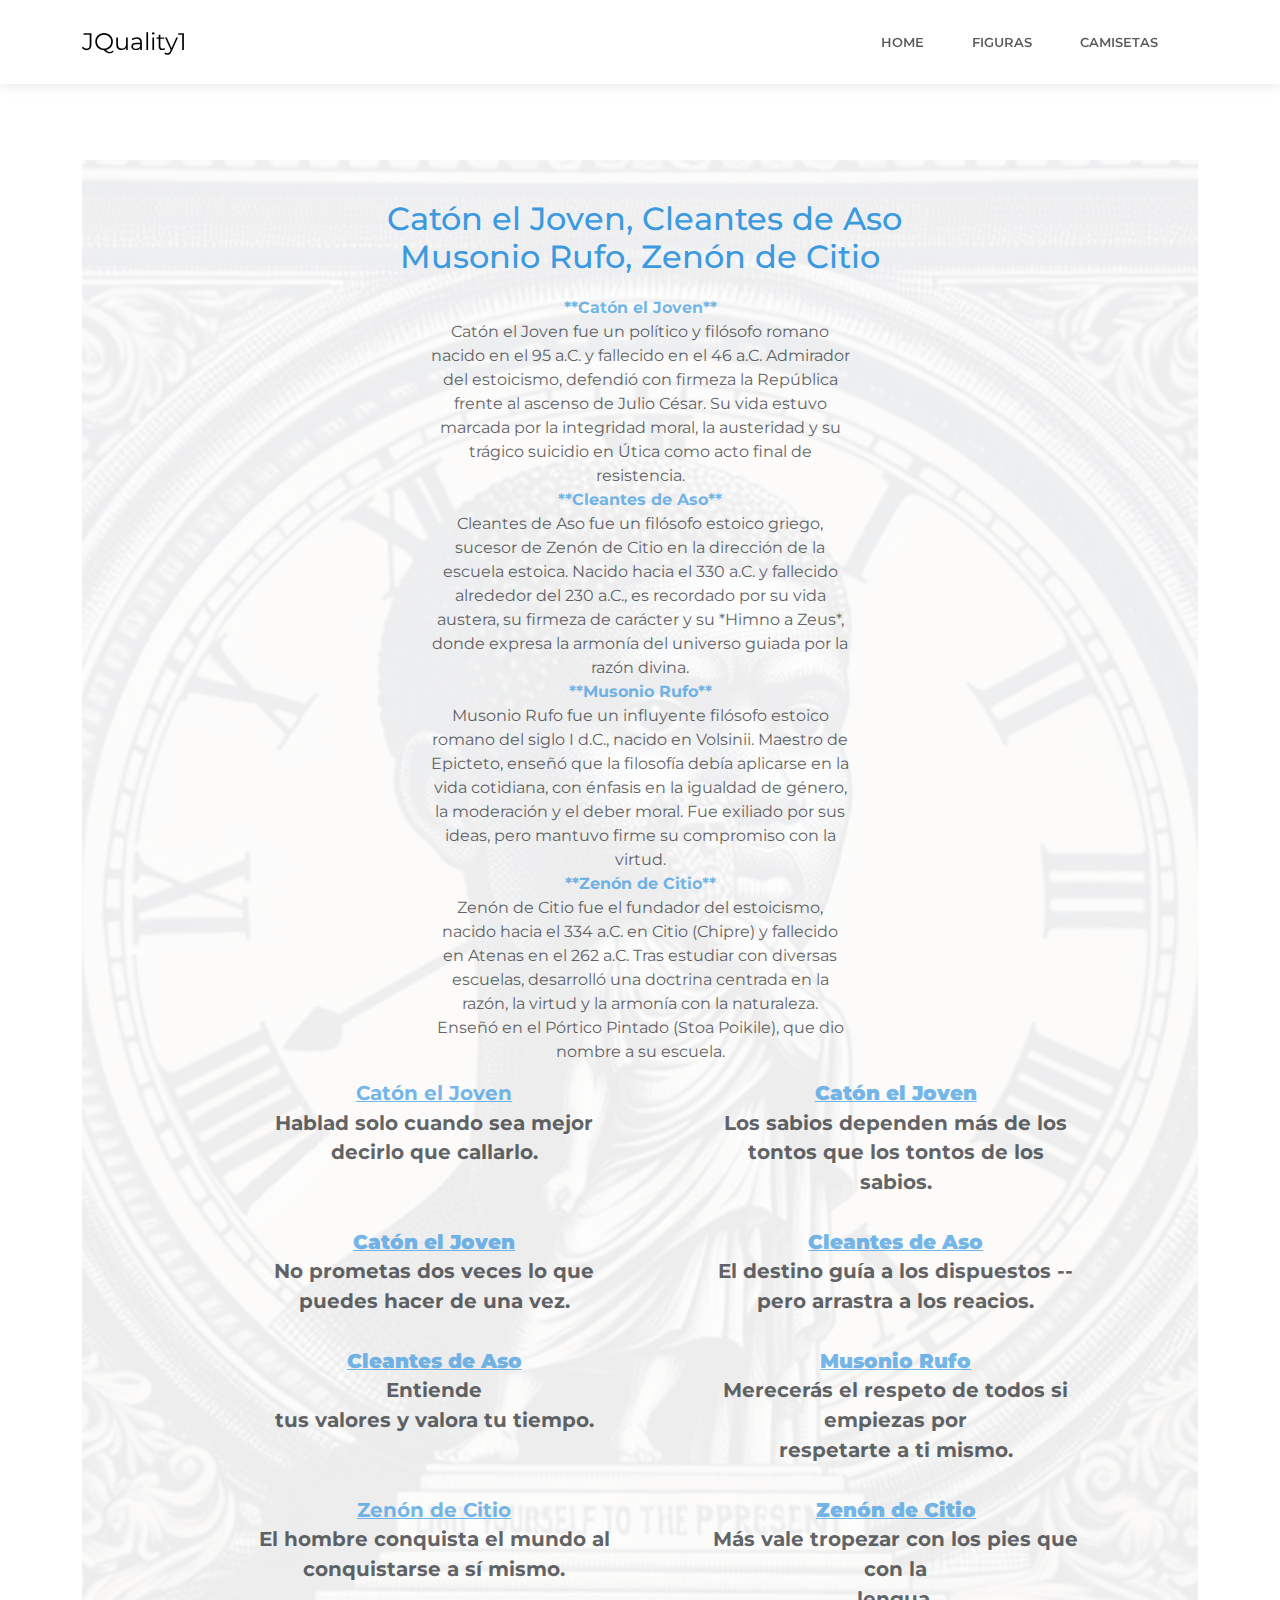
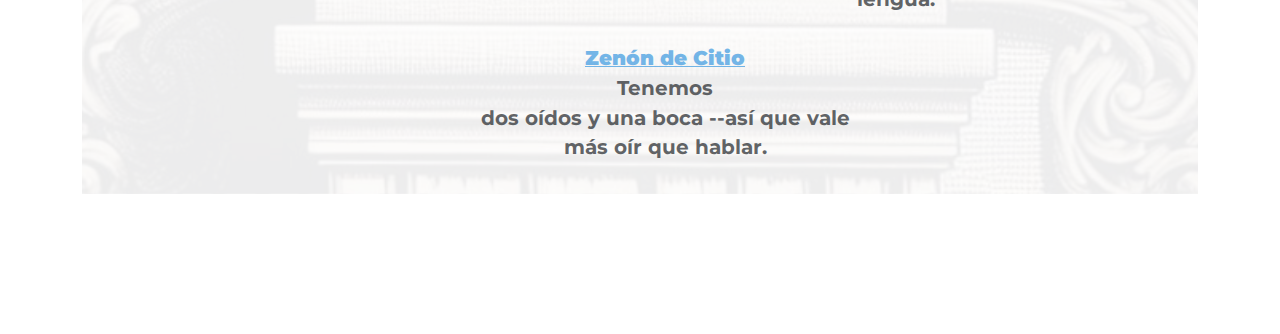
<file: fig4Stoics.html>
<!DOCTYPE html>
<html data-bs-theme="light" lang="es-es" data-bss-forced-theme="light">

<head>
    <meta charset="utf-8">
    <meta name="viewport" content="width=device-width, initial-scale=1.0, shrink-to-fit=no">
    <title>4 figuras estoicas | JQuality1</title>
    <meta name="description" content="Zenón de Citio, Cleantes de Aso, Musonio Rufo y Catón el Joven fueron figuras clave del estoicismo, promoviendo virtud, razón y firmeza ante la adversidad.">
    <link rel="stylesheet" href="assets/bootstrap/css/bootstrap.min.css">
    <link rel="stylesheet" href="https://fonts.googleapis.com/css?family=Montserrat:400,400i,700,700i,600,600i&amp;display=swap">
    <link rel="stylesheet" href="assets/css/simple-line-icons.css">
    <link rel="stylesheet" href="assets/css/baguetteBox.min.css">
    <link rel="stylesheet" href="assets/css/vanilla-zoom.min.css">
    <link rel="stylesheet" href="assets/css/bootstrap/css/bootstrap.min.css">
    <link rel="stylesheet" href="assets/css/css/baguetteBox.min.css">
    <link rel="stylesheet" href="assets/css/css/vanilla-zoom.min.css">
    <link rel="stylesheet" href="assets/css/bootstrap/css/bootstrap.min-1.css">
    <link rel="stylesheet" href="assets/css/css/bootstrap/css/bootstrap.min.css">
    <link rel="stylesheet" href="assets/css/bootstrap/css/bootstrap.min-2.css">
    <link rel="stylesheet" href="assets/css/bootstrap/css/bootstrap.min-3.css">
    <link rel="stylesheet" href="assets/css/bootstrap/css/bootstrap.min-4.css">
    <link rel="stylesheet" href="assets/css/fonts/simple-line-icons.min.css">
    <link rel="stylesheet" href="assets/css/css/bootstrap/css/bootstrap.min-2.css">
    <link rel="stylesheet" href="assets/css/css/bootstrap/css/bootstrap.min-3.css">
    <link rel="stylesheet" href="assets/css/bootstrap/css/bootstrap.min-5.css">
    <link rel="stylesheet" href="assets/css/bootstrap/css/bootstrap.min-6.css">
    <link rel="stylesheet" href="assets/css/untitled.css">
    <link rel="stylesheet" href="assets/css/bootstrap/css/bootstrap.min-7.css">
</head>

<body>
    <nav class="navbar navbar-expand-lg fixed-top bg-body clean-navbar">
        <div class="container"><a class="navbar-brand logo" href="#">JQuality1</a><button data-bs-toggle="collapse" data-bs-target="#navcol-1" class="navbar-toggler"><span class="visually-hidden">Toggle navigation</span><span class="navbar-toggler-icon"></span></button>
            <div class="collapse navbar-collapse" id="navcol-1">
                <ul class="navbar-nav ms-auto">
                    <li class="nav-item"><a class="nav-link" href="index.html">Home</a></li>
                    <li class="nav-item"><a class="nav-link" href="tablaFigurasEstoicas.html">FIGURAS</a></li>
                    <li class="nav-item"><a class="nav-link" href="camisetas.html">CAMISETAS</a></li>
                </ul>
            </div>
        </div>
    </nav>
    <main class="page">
        <section class="clean-block features">
            <div class="container">
                <div class="block-heading">
                    <div class="bg-container">
                        <h2 class="text-info mt-4 pb-0">&nbsp;Catón el Joven, Cleantes de Aso <br> Musonio Rufo, Zenón de Citio</h2>
                        <p><strong><span style="color: rgb(59, 153, 224);">**Catón el Joven**</span></strong><br>Catón el Joven fue un político y filósofo romano nacido en el 95 a.C. y fallecido en el 46 a.C. Admirador del estoicismo, defendió con firmeza la República frente al ascenso de Julio César. Su vida estuvo marcada por la integridad moral, la austeridad y su trágico suicidio en Útica como acto final de resistencia.<br><strong><span style="color: rgb(59, 153, 224);">**Cleantes de Aso**</span></strong><br>Cleantes de Aso fue un filósofo estoico griego, sucesor de Zenón de Citio en la dirección de la escuela estoica. Nacido hacia el 330 a.C. y fallecido alrededor del 230 a.C., es recordado por su vida austera, su firmeza de carácter y su *Himno a Zeus*, donde expresa la armonía del universo guiada por la razón divina.<br><strong><span style="color: rgb(59, 153, 224);">**Musonio Rufo**</span></strong><br>Musonio Rufo fue un influyente filósofo estoico romano del siglo I d.C., nacido en Volsinii. Maestro de Epicteto, enseñó que la filosofía debía aplicarse en la vida cotidiana, con énfasis en la igualdad de género, la moderación y el deber moral. Fue exiliado por sus ideas, pero mantuvo firme su compromiso con la virtud.<br><strong><span style="color: rgb(59, 153, 224);">**Zenón de Citio**</span></strong><br>Zenón de Citio fue el fundador del estoicismo, nacido hacia el 334 a.C. en Citio (Chipre) y fallecido en Atenas en el 262 a.C. Tras estudiar con diversas escuelas, desarrolló una doctrina centrada en la razón, la virtud y la armonía con la naturaleza. Enseñó en el Pórtico Pintado (Stoa Poikile), que dio nombre a su escuela.</p>
                        <div class="row justify-content-center">
                            <div class="col-md-5 feature-box" style="font-size: 22px;font-weight: bold;"><a class="inherit-style" href="https://www.latostadora.com/web/caton-el-joven-1042/18233515" target="_blank" rel="noopener noreferrer">
                                    <p><span style="text-decoration: underline; color: rgb(59, 153, 224);">Catón el Joven</span><br>Hablad solo cuando sea mejor decirlo que callarlo.</p>
                                </a></div>
                            <div class="col-md-5 feature-box" style="font-size: 22px;font-weight: bold;"><a class="inherit-style" href="https://www.latostadora.com/web/caton-el-joven-1074/18234107" target="_blank" rel="noopener noreferrer">
                                    <p><strong><span style="text-decoration: underline; color: rgb(59, 153, 224);">Catón el Joven</span></strong><br>Los sabios dependen más de los tontos que los tontos de los sabios.</p>
                                </a></div>
                            <div class="col-md-5 feature-box" style="font-size: 22px;font-weight: bold;"><a class="inherit-style" href="https://www.latostadora.com/web/caton-el-joven-1091/18231820" target="_blank" rel="noopener noreferrer">
                                    <p><strong><span style="text-decoration: underline; color: rgb(59, 153, 224);">Catón el Joven</span></strong><br>No prometas dos veces lo que puedes hacer de una vez.</p>
                                </a></div>
                            <div class="col-md-5 feature-box" style="font-size: 22px;font-weight: bold;"><a class="inherit-style" href="https://www.latostadora.com/web/cleantesde-aso-1022/18229303" target="_blank" rel="noopener noreferrer">
                                    <p><strong><span style="text-decoration: underline; color: rgb(59, 153, 224);">Cleantes de Aso</span></strong><br>El destino guía a los dispuestos --pero arrastra a los reacios.</p>
                                </a></div>
                        </div>
                        <div class="row justify-content-center">
                            <div class="col-md-5 feature-box" style="font-size: 22px;font-weight: bold;"><a class="inherit-style" href="https://www.latostadora.com/web/cleantesde-aso-1037/18234063" target="_blank" rel="noopener noreferrer">
                                    <p><strong><span style="text-decoration: underline; color: rgb(59, 153, 224);">Cleantes de Aso</span></strong><br>Entiende<br> tus valores y valora tu tiempo.</p>
                                </a></div>
                            <div class="col-md-5 feature-box" style="font-size: 22px;font-weight: bold;"><a class="inherit-style" href="https://www.latostadora.com/web/musonio-rufo-1078/18234177" target="_blank" rel="noopener noreferrer">
                                    <p><strong><span style="text-decoration: underline; color: rgb(59, 153, 224);">Musonio Rufo</span></strong><br>Merecerás el respeto de todos si empiezas por<br> respetarte a ti mismo.</p>
                                </a></div>
                            <div class="col-md-5 feature-box" style="font-size: 22px;font-weight: bold;"><a class="inherit-style" href="https://www.latostadora.com/web/zenon-de-citio-1026/18232444" target="_blank" rel="noopener noreferrer">
                                    <p><span style="text-decoration: underline; color: rgb(59, 153, 224);">Zenón de Citio</span><br>El hombre conquista el mundo al conquistarse a sí mismo.</p>
                                </a></div>
                            <div class="col-md-5 feature-box" style="font-size: 22px;font-weight: bold;"><a class="inherit-style" href="https://www.latostadora.com/web/zenon-de-citio-1076/18229530" target="_blank" rel="noopener noreferrer">
                                    <p><strong><span style="text-decoration: underline; color: rgb(59, 153, 224);">Zenón de Citio</span></strong><br>Más vale tropezar con los pies que con la<br> lengua.</p>
                                </a></div>
                            <div class="col-md-5 feature-box" style="font-size: 22px;font-weight: bold;"><a class="inherit-style" href="https://www.latostadora.com/web/zenon-de-citio-1109/18231543" target="_blank" rel="noopener noreferrer">
                                    <p><strong><span style="text-decoration: underline; color: rgb(59, 153, 224);">Zenón de Citio</span></strong><br>Tenemos<br> dos oídos y una boca --así que vale más oír que hablar.</p>
                                </a></div>
                        </div>
                    </div>
                </div>
            </div>
        </section>
    </main>
    <script src="assets/bootstrap/js/bootstrap.min.js"></script>
    <script src="assets/js/baguetteBox.min.js"></script>
    <script src="assets/js/vanilla-zoom.js"></script>
    <script src="assets/js/theme.js"></script>
    <script src="assets/js/bootstrap/js/bootstrap.min.js"></script>
    <script src="assets/js/bootstrap/js/bootstrap.min-1.js"></script>
</body>

</html>
</file>
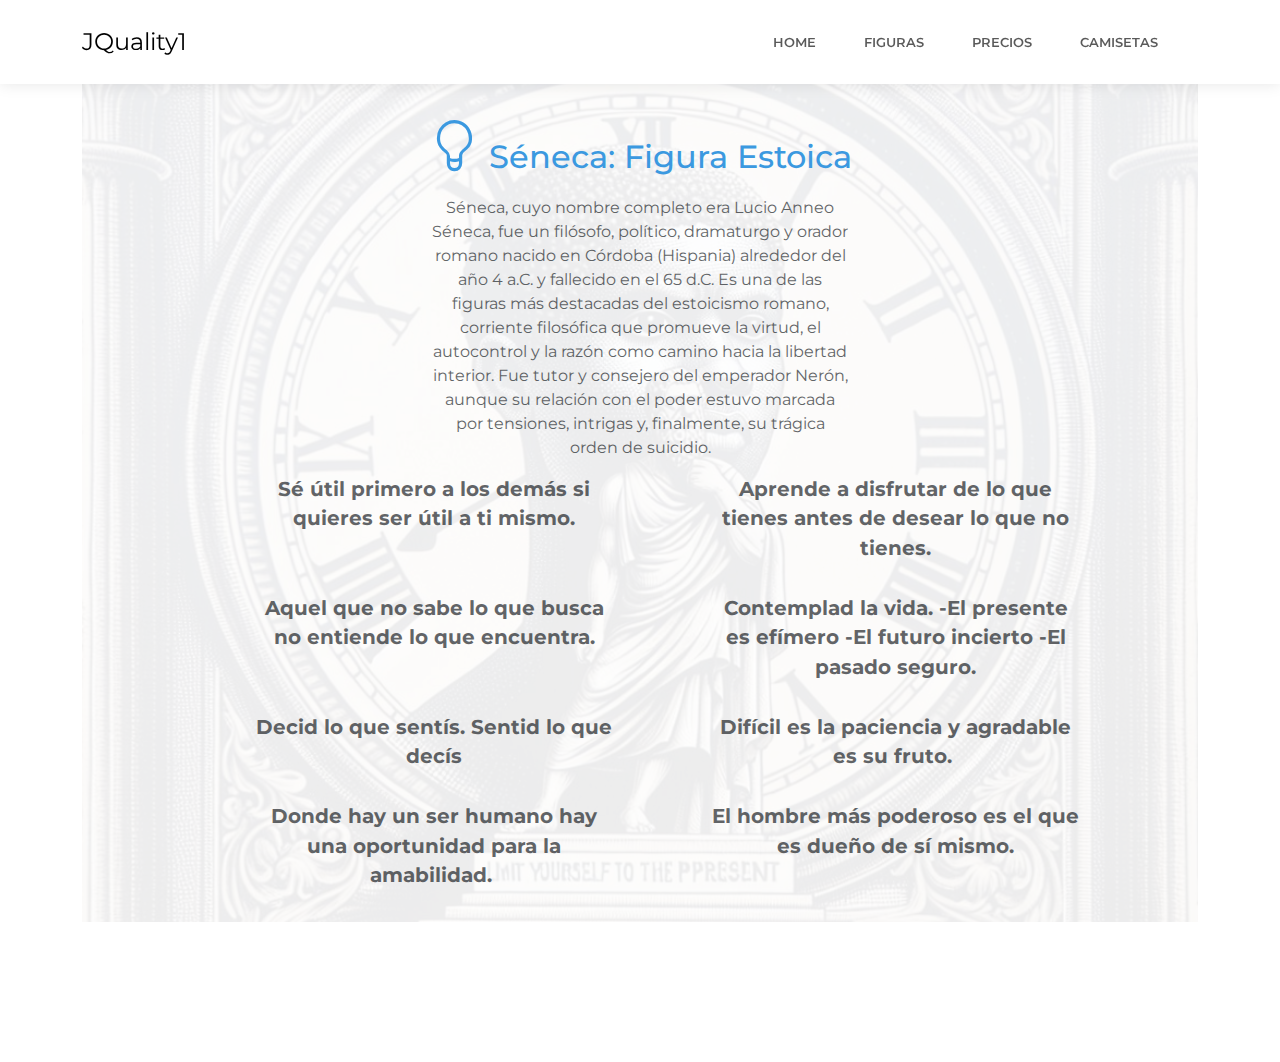
<file: figCatónElJoven.html>
<!DOCTYPE html>
<html data-bs-theme="light" lang="es-es" data-bss-forced-theme="light">

<head>
    <meta charset="utf-8">
    <meta name="viewport" content="width=device-width, initial-scale=1.0, shrink-to-fit=no">
    <title>Catón el Joven | JQuality1</title>
    <meta name="description" content="Catón el Joven, político romano conocido por integridad y firmeza moral. Admirador de ideales estoicos, como la virtud y la libertad.">
    <link rel="stylesheet" href="assets/bootstrap/css/bootstrap.min.css">
    <link rel="stylesheet" href="https://fonts.googleapis.com/css?family=Montserrat:400,400i,700,700i,600,600i&amp;display=swap">
    <link rel="stylesheet" href="assets/css/simple-line-icons.css">
    <link rel="stylesheet" href="assets/fonts/simple-line-icons.min.css">
    <link rel="stylesheet" href="assets/css/baguetteBox.min.css">
    <link rel="stylesheet" href="assets/css/vanilla-zoom.min.css">
    <link rel="stylesheet" href="assets/css/bootstrap/css/bootstrap.min.css">
    <link rel="stylesheet" href="assets/css/css/baguetteBox.min.css">
    <link rel="stylesheet" href="assets/css/css/vanilla-zoom.min.css">
    <link rel="stylesheet" href="assets/css/bootstrap/css/bootstrap.min-1.css">
    <link rel="stylesheet" href="assets/css/css/bootstrap/css/bootstrap.min.css">
    <link rel="stylesheet" href="assets/css/bootstrap/css/bootstrap.min-2.css">
    <link rel="stylesheet" href="assets/css/bootstrap/css/bootstrap.min-3.css">
    <link rel="stylesheet" href="assets/css/bootstrap/css/bootstrap.min-4.css">
    <link rel="stylesheet" href="assets/css/fonts/simple-line-icons.min.css">
    <link rel="stylesheet" href="assets/css/css/bootstrap/css/bootstrap.min-2.css">
    <link rel="stylesheet" href="assets/css/css/bootstrap/css/bootstrap.min-3.css">
    <link rel="stylesheet" href="assets/css/bootstrap/css/bootstrap.min-5.css">
    <link rel="stylesheet" href="assets/css/bootstrap/css/bootstrap.min-6.css">
    <link rel="stylesheet" href="assets/css/untitled.css">
</head>

<body>
    <nav class="navbar navbar-expand-lg fixed-top bg-body clean-navbar">
        <div class="container"><a class="navbar-brand logo" href="#">JQuality1</a><button data-bs-toggle="collapse" data-bs-target="#navcol-1" class="navbar-toggler"><span class="visually-hidden">Toggle navigation</span><span class="navbar-toggler-icon"></span></button>
            <div class="collapse navbar-collapse" id="navcol-1">
                <ul class="navbar-nav ms-auto">
                    <li class="nav-item"><a class="nav-link" href="index.html">Home</a></li>
                    <li class="nav-item"><a class="nav-link" href="tablaFiguras.html">FIGURAS</a></li>
                    <li class="nav-item"><a class="nav-link" href="precios.html">PRECIOS</a></li>
                    <li class="nav-item"><a class="nav-link" href="camisetas.html">CAMISETAS</a></li>
                </ul>
            </div>
        </div>
    </nav>
    <section class="clean-block features">
        <div class="container">
            <div class="block-heading">
                <div class="bg-container">
                    <h2 class="text-info mt-4 pb-0"><i class="icon-bulb icon" style="font-size: 51px;"></i>&nbsp;Séneca: Figura Estoica</h2>
                    <p>Séneca, cuyo nombre completo era Lucio Anneo Séneca, fue un filósofo, político, dramaturgo y orador romano nacido en Córdoba (Hispania) alrededor del año 4 a.C. y fallecido en el 65 d.C. Es una de las figuras más destacadas del estoicismo romano, corriente filosófica que promueve la virtud, el autocontrol y la razón como camino hacia la libertad interior. Fue tutor y consejero del emperador Nerón, aunque su relación con el poder estuvo marcada por tensiones, intrigas y, finalmente, su trágica orden de suicidio.<br></p>
                    <div class="row justify-content-center">
                        <div class="col-md-5 feature-box" style="font-size: 22px;font-weight: bold;"><a class="inherit-style" href="https://www.latostadora.com/web/seneca-1001/18234190" target="_blank" rel="noopener noreferrer">
                                <p> Sé útil primero a los demás si quieres ser útil a ti mismo. </p>
                            </a></div>
                        <div class="col-md-5 feature-box" style="font-size: 22px;font-weight: bold;"><a class="inherit-style" href="https://www.latostadora.com/web/seneca-1003/18229430" target="_blank" rel="noopener noreferrer">
                                <p>Aprende a disfrutar de lo que tienes antes de desear lo que no tienes.</p>
                            </a></div>
                        <div class="col-md-5 feature-box" style="font-size: 22px;font-weight: bold;"><a class="inherit-style" href="https://www.latostadora.com/web/seneca-1004/18231595" target="_blank" rel="noopener noreferrer">
                                <p>Aquel que no sabe lo que busca no entiende lo que encuentra.</p>
                            </a></div>
                        <div class="col-md-5 feature-box" style="font-size: 22px;font-weight: bold;"><a class="inherit-style" href="https://www.latostadora.com/web/seneca-1010/18232566" target="_blank" rel="noopener noreferrer">
                                <p>Contemplad la vida. -El presente es efímero -El futuro incierto -El pasado seguro.</p>
                            </a></div>
                    </div>
                    <div class="row justify-content-center">
                        <div class="col-md-5 feature-box" style="font-size: 22px;font-weight: bold;"><a class="inherit-style" href="https://www.latostadora.com/web/seneca-1015/18232374" target="_blank" rel="noopener noreferrer">
                                <p>Decid lo que sentís. Sentid lo que decís</p>
                            </a></div>
                        <div class="col-md-5 feature-box" style="font-size: 22px;font-weight: bold;"><a class="inherit-style" href="https://www.latostadora.com/web/seneca-1016/18232467" target="_blank" rel="noopener noreferrer">
                                <p>Difícil es la paciencia y agradable es su fruto.&nbsp;</p>
                            </a></div>
                        <div class="col-md-5 feature-box" style="font-size: 22px;font-weight: bold;"><a class="inherit-style" href="https://www.latostadora.com/web/seneca-1017/18232242" target="_blank" rel="noopener noreferrer">
                                <p>Donde hay un ser humano hay una oportunidad para la amabilidad.&nbsp;</p>
                            </a></div>
                        <div class="col-md-5 feature-box" style="font-size: 22px;font-weight: bold;"><a class="inherit-style" href="https://www.latostadora.com/web/seneca-1027/18233432" target="_blank" rel="noopener noreferrer">
                                <p>El hombre más poderoso es el que es dueño de sí mismo. </p>
                            </a></div>
                    </div>
                </div>
            </div>
        </div>
    </section>
    <script src="assets/bootstrap/js/bootstrap.min.js"></script>
    <script src="assets/js/baguetteBox.min.js"></script>
    <script src="assets/js/vanilla-zoom.js"></script>
    <script src="assets/js/theme.js"></script>
    <script src="assets/js/bootstrap/js/bootstrap.min.js"></script>
    <script src="assets/js/bootstrap/js/bootstrap.min-1.js"></script>
</body>

</html>
</file>
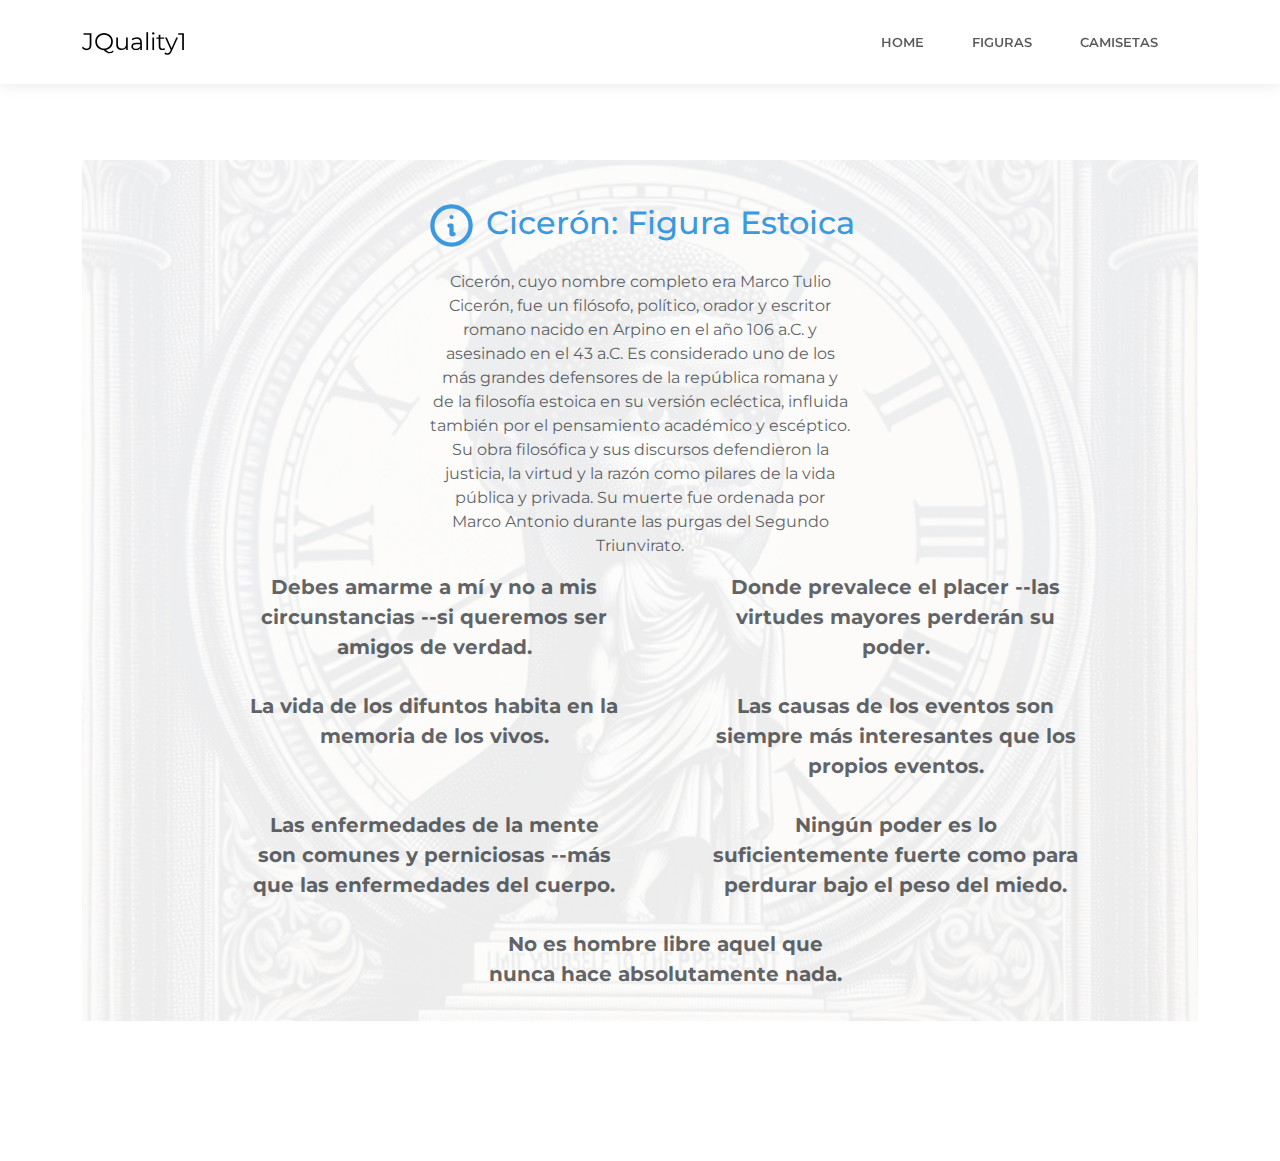
<file: figCicerón.html>
<!DOCTYPE html>
<html data-bs-theme="light" lang="es-es" data-bss-forced-theme="light">

<head>
    <meta charset="utf-8">
    <meta name="viewport" content="width=device-width, initial-scale=1.0, shrink-to-fit=no">
    <title>Cicerón | JQuality1</title>
    <meta name="description" content="Orador y filósofo romano que simpatizaba con el estoicismo. Difundió ideas estoicas en sus obras. Valoraba la razón, la virtud y el deber cívico.">
    <link rel="stylesheet" href="assets/bootstrap/css/bootstrap.min.css">
    <link rel="stylesheet" href="https://fonts.googleapis.com/css?family=Montserrat:400,400i,700,700i,600,600i&amp;display=swap">
    <link rel="stylesheet" href="assets/css/simple-line-icons.css">
    <link rel="stylesheet" href="assets/css/baguetteBox.min.css">
    <link rel="stylesheet" href="assets/css/vanilla-zoom.min.css">
    <link rel="stylesheet" href="assets/css/bootstrap/css/bootstrap.min.css">
    <link rel="stylesheet" href="assets/css/css/baguetteBox.min.css">
    <link rel="stylesheet" href="assets/css/css/vanilla-zoom.min.css">
    <link rel="stylesheet" href="assets/css/bootstrap/css/bootstrap.min-1.css">
    <link rel="stylesheet" href="assets/css/css/bootstrap/css/bootstrap.min.css">
    <link rel="stylesheet" href="assets/css/bootstrap/css/bootstrap.min-2.css">
    <link rel="stylesheet" href="assets/css/bootstrap/css/bootstrap.min-3.css">
    <link rel="stylesheet" href="assets/css/bootstrap/css/bootstrap.min-4.css">
    <link rel="stylesheet" href="assets/css/fonts/simple-line-icons.min.css">
    <link rel="stylesheet" href="assets/css/css/bootstrap/css/bootstrap.min-2.css">
    <link rel="stylesheet" href="assets/css/css/bootstrap/css/bootstrap.min-3.css">
    <link rel="stylesheet" href="assets/css/bootstrap/css/bootstrap.min-5.css">
    <link rel="stylesheet" href="assets/css/bootstrap/css/bootstrap.min-6.css">
    <link rel="stylesheet" href="assets/css/untitled.css">
    <link rel="stylesheet" href="assets/css/bootstrap/css/bootstrap.min-7.css">
</head>

<body>
    <nav class="navbar navbar-expand-lg fixed-top bg-body clean-navbar">
        <div class="container"><a class="navbar-brand logo" href="#">JQuality1</a><button data-bs-toggle="collapse" data-bs-target="#navcol-1" class="navbar-toggler"><span class="visually-hidden">Toggle navigation</span><span class="navbar-toggler-icon"></span></button>
            <div class="collapse navbar-collapse" id="navcol-1">
                <ul class="navbar-nav ms-auto">
                    <li class="nav-item"><a class="nav-link" href="index.html">Home</a></li>
                    <li class="nav-item"><a class="nav-link" href="tablaFigurasEstoicas.html">FIGURAS</a></li>
                    <li class="nav-item"><a class="nav-link" href="camisetas.html">CAMISETAS</a></li>
                </ul>
            </div>
        </div>
    </nav>
    <main class="page">
        <div class="container">
            <section class="clean-block features">
                <div class="block-heading">
                    <div class="bg-container">
                        <h2 class="text-info mt-4 pb-0"><svg xmlns="http://www.w3.org/2000/svg" width="1em" height="1em" viewBox="0 0 24 24" fill="none" class="icon" style="font-size: 51px;">
                                <path d="M13 16H12V12H11M12 8H12.01M21 12C21 16.9706 16.9706 21 12 21C7.02944 21 3 16.9706 3 12C3 7.02944 7.02944 3 12 3C16.9706 3 21 7.02944 21 12Z" stroke="currentColor" stroke-width="2" stroke-linecap="round" stroke-linejoin="round"></path>
                            </svg>&nbsp;Cicerón: Figura Estoica</h2>
                        <p>Cicerón, cuyo nombre completo era Marco Tulio Cicerón, fue un filósofo, político, orador y escritor romano nacido en Arpino en el año 106 a.C. y asesinado en el 43 a.C. Es considerado uno de los más grandes defensores de la república romana y de la filosofía estoica en su versión ecléctica, influida también por el pensamiento académico y escéptico. Su obra filosófica y sus discursos defendieron la justicia, la virtud y la razón como pilares de la vida pública y privada. Su muerte fue ordenada por Marco Antonio durante las purgas del Segundo Triunvirato.</p>
                        <div class="row justify-content-center">
                            <div class="col-md-5 feature-box" style="font-size: 22px;font-weight: bold;"><a class="inherit-style" href="https://www.latostadora.com/web/cicero-1014/18232477" target="_blank" rel="noopener noreferrer">
                                    <p>Debes amarme a mí y no a mis circunstancias --si queremos ser amigos de verdad.</p>
                                </a></div>
                            <div class="col-md-5 feature-box" style="font-size: 22px;font-weight: bold;"><a class="inherit-style" href="https://www.latostadora.com/web/cicero-1018/18233693" target="_blank" rel="noopener noreferrer">
                                    <p>Donde prevalece el placer --las virtudes mayores perderán su poder.</p>
                                </a></div>
                            <div class="col-md-5 feature-box" style="font-size: 22px;font-weight: bold;"><a class="inherit-style" href="https://www.latostadora.com/web/cicero-1064/18229454" target="_blank" rel="noopener noreferrer">
                                    <p>La vida de los difuntos habita en la memoria de los vivos.</p>
                                </a></div>
                            <div class="col-md-5 feature-box" style="font-size: 22px;font-weight: bold;"><a class="inherit-style" href="https://www.latostadora.com/web/cicero-1065/18233471" target="_blank" rel="noopener noreferrer">
                                    <p>Las causas de los eventos son siempre más interesantes que los propios eventos.</p>
                                </a></div>
                        </div>
                        <div class="row justify-content-center">
                            <div class="col-md-5 feature-box" style="font-size: 22px;font-weight: bold;"><a class="inherit-style" href="https://www.latostadora.com/web/cicero-1068/18234670" target="_blank" rel="noopener noreferrer">
                                    <p>Las enfermedades de la mente son comunes y perniciosas --más que las enfermedades del cuerpo.</p>
                                </a></div>
                            <div class="col-md-5 feature-box" style="font-size: 22px;font-weight: bold;"><a class="inherit-style" href="https://www.latostadora.com/web/cicero-1084/18229504" target="_blank" rel="noopener noreferrer">
                                    <p>Ningún poder es lo suficientemente fuerte como para perdurar bajo el peso del miedo.</p>
                                </a></div>
                            <div class="col-md-5 feature-box" style="font-size: 22px;font-weight: bold;"><a class="inherit-style" href="https://www.latostadora.com/web/cicero-1085/18233494" target="_blank" rel="noopener noreferrer">
                                    <p>No es hombre libre aquel que nunca hace absolutamente nada.</p>
                                </a></div>
                        </div>
                    </div>
                </div>
            </section>
        </div>
    </main>
    <script src="assets/bootstrap/js/bootstrap.min.js"></script>
    <script src="assets/js/baguetteBox.min.js"></script>
    <script src="assets/js/vanilla-zoom.js"></script>
    <script src="assets/js/theme.js"></script>
    <script src="assets/js/bootstrap/js/bootstrap.min.js"></script>
    <script src="assets/js/bootstrap/js/bootstrap.min-1.js"></script>
</body>

</html>
</file>
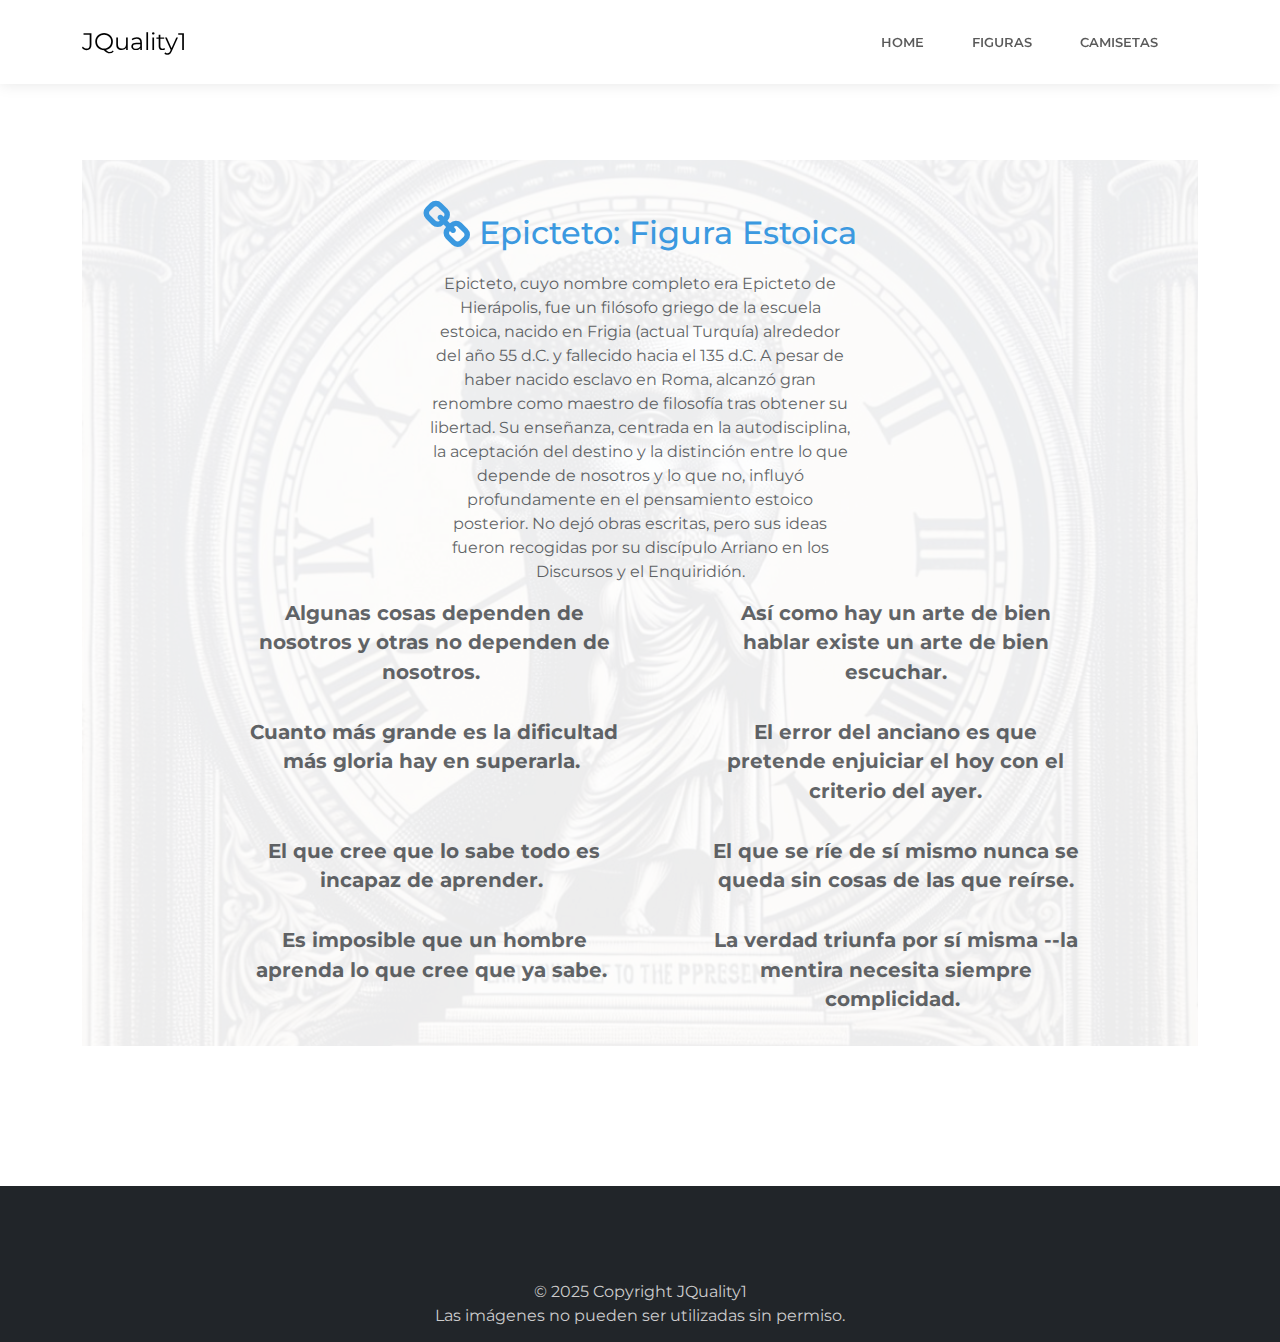
<file: figEpicteto.html>
<!DOCTYPE html>
<html data-bs-theme="light" lang="es-es" data-bss-forced-theme="light">

<head>
    <meta charset="utf-8">
    <meta name="viewport" content="width=device-width, initial-scale=1.0, shrink-to-fit=no">
    <title>Epicteto | JQuality1</title>
    <meta name="description" content="Filósofo estoico griego que nació esclavo. Enseñó que no controlamos lo que nos pasa, pero sí cómo respondemos.">
    <link rel="stylesheet" href="assets/bootstrap/css/bootstrap.min.css">
    <link rel="stylesheet" href="https://fonts.googleapis.com/css?family=Montserrat:400,400i,700,700i,600,600i&amp;display=swap">
    <link rel="stylesheet" href="assets/css/simple-line-icons.css">
    <link rel="stylesheet" href="assets/fonts/font-awesome.min.css">
    <link rel="stylesheet" href="assets/css/baguetteBox.min.css">
    <link rel="stylesheet" href="assets/css/vanilla-zoom.min.css">
    <link rel="stylesheet" href="assets/css/bootstrap/css/bootstrap.min.css">
    <link rel="stylesheet" href="assets/css/css/baguetteBox.min.css">
    <link rel="stylesheet" href="assets/css/css/vanilla-zoom.min.css">
    <link rel="stylesheet" href="assets/css/bootstrap/css/bootstrap.min-1.css">
    <link rel="stylesheet" href="assets/css/css/bootstrap/css/bootstrap.min.css">
    <link rel="stylesheet" href="assets/css/bootstrap/css/bootstrap.min-2.css">
    <link rel="stylesheet" href="assets/css/bootstrap/css/bootstrap.min-3.css">
    <link rel="stylesheet" href="assets/css/bootstrap/css/bootstrap.min-4.css">
    <link rel="stylesheet" href="assets/css/fonts/simple-line-icons.min.css">
    <link rel="stylesheet" href="assets/css/css/bootstrap/css/bootstrap.min-2.css">
    <link rel="stylesheet" href="assets/css/css/bootstrap/css/bootstrap.min-3.css">
    <link rel="stylesheet" href="assets/css/bootstrap/css/bootstrap.min-5.css">
    <link rel="stylesheet" href="assets/css/bootstrap/css/bootstrap.min-6.css">
    <link rel="stylesheet" href="assets/css/untitled.css">
    <link rel="stylesheet" href="assets/css/bootstrap/css/bootstrap.min-7.css">
</head>

<body>
    <nav class="navbar navbar-expand-lg fixed-top bg-body clean-navbar">
        <div class="container"><a class="navbar-brand logo" href="#">JQuality1</a><button data-bs-toggle="collapse" data-bs-target="#navcol-1" class="navbar-toggler"><span class="visually-hidden">Toggle navigation</span><span class="navbar-toggler-icon"></span></button>
            <div class="collapse navbar-collapse" id="navcol-1">
                <ul class="navbar-nav ms-auto">
                    <li class="nav-item"><a class="nav-link" href="index.html">Home</a></li>
                    <li class="nav-item"><a class="nav-link" href="tablaFigurasEstoicas.html">FIGURAS</a></li>
                    <li class="nav-item"><a class="nav-link" href="camisetas.html">CAMISETAS</a></li>
                </ul>
            </div>
        </div>
    </nav>
    <main class="page">
        <section class="clean-block features">
            <div class="container">
                <div class="block-heading">
                    <div class="bg-container">
                        <h2 class="text-info mt-4 pb-0"><i class="fa fa-chain icon" style="font-size: 51px;"></i>&nbsp;Epicteto: Figura Estoica</h2>
                        <p>Epicteto, cuyo nombre completo era Epicteto de Hierápolis, fue un filósofo griego de la escuela estoica, nacido en Frigia (actual Turquía) alrededor del año 55 d.C. y fallecido hacia el 135 d.C. A pesar de haber nacido esclavo en Roma, alcanzó gran renombre como maestro de filosofía tras obtener su libertad. Su enseñanza, centrada en la autodisciplina, la aceptación del destino y la distinción entre lo que depende de nosotros y lo que no, influyó profundamente en el pensamiento estoico posterior. No dejó obras escritas, pero sus ideas fueron recogidas por su discípulo Arriano en los Discursos y el Enquiridión.</p>
                        <div class="row justify-content-center">
                            <div class="col-md-5 feature-box" style="font-size: 22px;font-weight: bold;"><a class="inherit-style" href="https://www.latostadora.com/web/epicteto-1002/18229299" target="_blank" rel="noopener noreferrer">
                                    <p> Algunas cosas dependen de nosotros y otras no dependen de nosotros.&nbsp; </p>
                                </a></div>
                            <div class="col-md-5 feature-box" style="font-size: 22px;font-weight: bold;"><a class="inherit-style" href="https://www.latostadora.com/web/epicteto-1006/18234492" target="_blank" rel="noopener noreferrer">
                                    <p>Así como hay un arte de bien hablar existe un arte de bien escuchar.</p>
                                </a></div>
                            <div class="col-md-5 feature-box" style="font-size: 22px;font-weight: bold;"><a class="inherit-style" href="https://www.latostadora.com/web/epicteto-1013/18233168" target="_blank" rel="noopener noreferrer">
                                    <p>Cuanto más grande es la dificultad más gloria&nbsp;hay en superarla.&nbsp;</p>
                                </a></div>
                            <div class="col-md-5 feature-box" style="font-size: 22px;font-weight: bold;"><a class="inherit-style" href="https://www.latostadora.com/web/epicteto-1024/18234667" target="_blank" rel="noopener noreferrer">
                                    <p>El error del anciano es que pretende enjuiciar el hoy con el criterio del ayer.</p>
                                </a></div>
                        </div>
                        <div class="row justify-content-center">
                            <div class="col-md-5 feature-box" style="font-size: 22px;font-weight: bold;"><a class="inherit-style" href="https://www.latostadora.com/web/epicteto-1032/18234202" target="_blank" rel="noopener noreferrer">
                                    <p>El que cree que lo sabe todo es incapaz de aprender.&nbsp;</p>
                                </a></div>
                            <div class="col-md-5 feature-box" style="font-size: 22px;font-weight: bold;"><a class="inherit-style" href="https://www.latostadora.com/web/epicteto-1034/18233933" target="_blank" rel="noopener noreferrer">
                                    <p>El que se ríe de sí mismo nunca se queda sin cosas de las que reírse.</p>
                                </a></div>
                            <div class="col-md-5 feature-box" style="font-size: 22px;font-weight: bold;"><a class="inherit-style" href="https://www.latostadora.com/web/epicteto-1038/18234582" target="_blank" rel="noopener noreferrer">
                                    <p>Es imposible que un hombre aprenda lo que cree que ya sabe.&nbsp;</p>
                                </a></div>
                            <div class="col-md-5 feature-box" style="font-size: 22px;font-weight: bold;"><a class="inherit-style" href="https://www.latostadora.com/web/epicteto-1062/18232371" target="_blank" rel="noopener noreferrer">
                                    <p>La verdad triunfa por sí misma --la mentira necesita siempre complicidad.&nbsp; </p>
                                </a></div>
                        </div>
                    </div>
                </div>
            </div>
        </section>
    </main>
    <footer class="page-footer dark">
        <div class="footer-copyright">
            <p>© 2025 Copyright JQuality1 <br> Las imágenes no pueden ser utilizadas sin permiso. </p>
        </div>
    </footer>
    <script src="assets/bootstrap/js/bootstrap.min.js"></script>
    <script src="assets/js/baguetteBox.min.js"></script>
    <script src="assets/js/vanilla-zoom.js"></script>
    <script src="assets/js/theme.js"></script>
    <script src="assets/js/bootstrap/js/bootstrap.min.js"></script>
    <script src="assets/js/bootstrap/js/bootstrap.min-1.js"></script>
    <script src="assets/js/disable-right-click.js"></script>
</body>

</html>
</file>
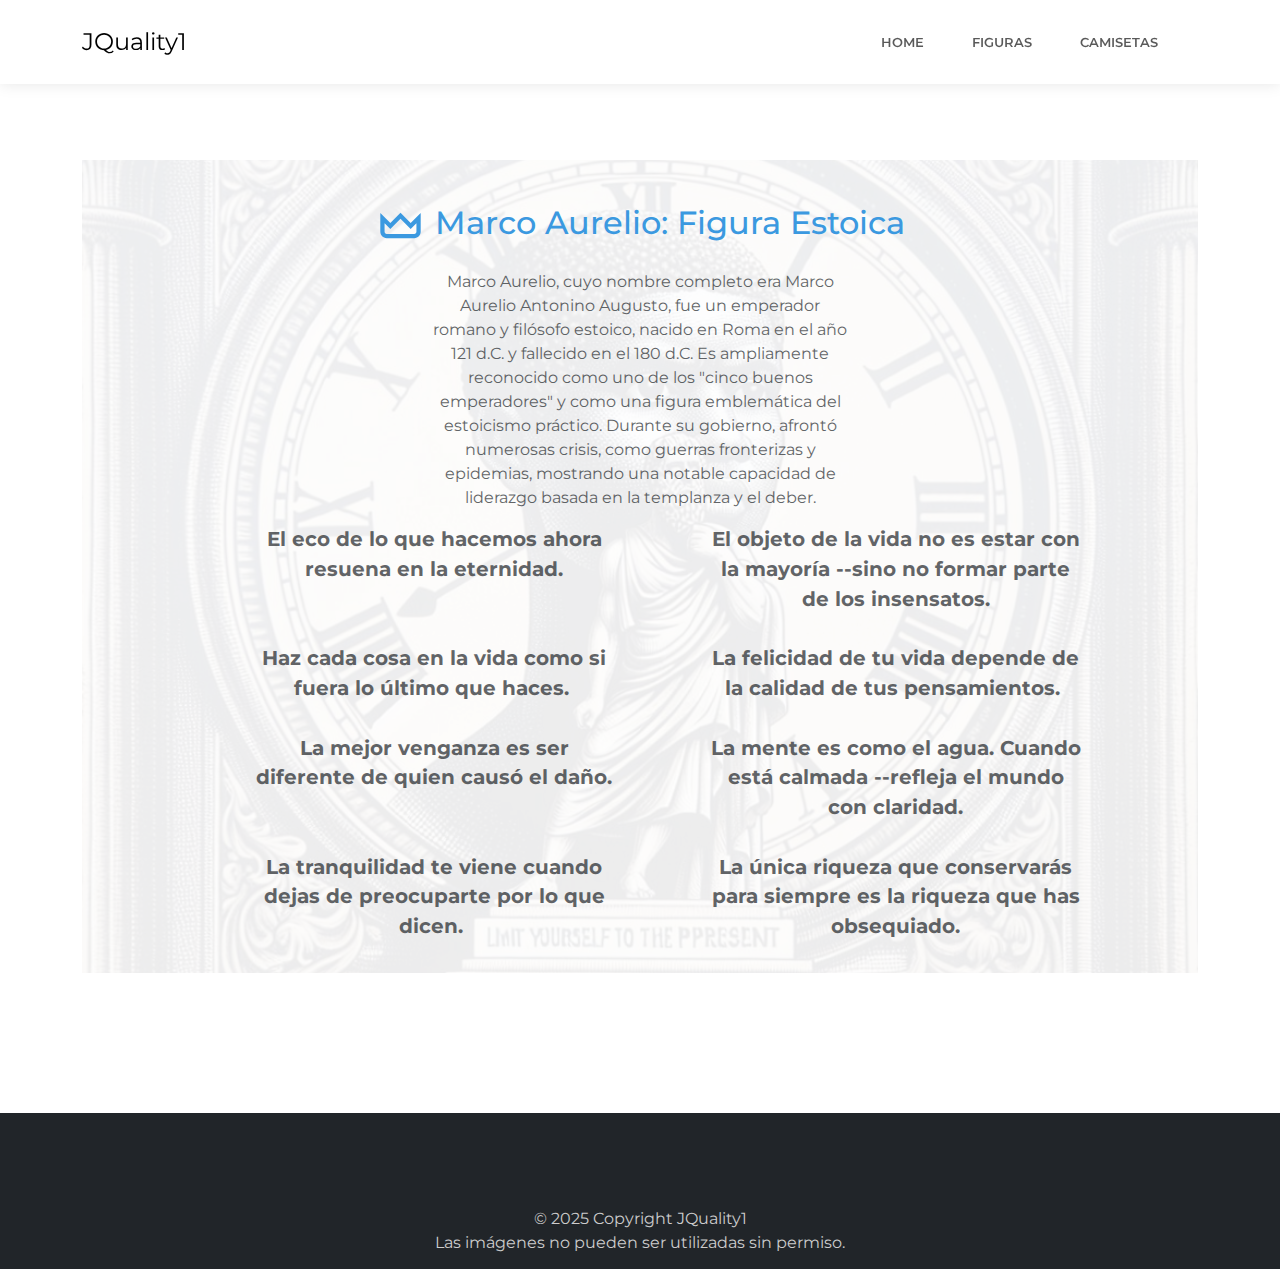
<file: figMarcoAurelio.html>
<!DOCTYPE html>
<html data-bs-theme="light" lang="es-es" data-bss-forced-theme="light">

<head>
    <meta charset="utf-8">
    <meta name="viewport" content="width=device-width, initial-scale=1.0, shrink-to-fit=no">
    <title>Marco Aurelio | JQuality1</title>
    <meta name="description" content="Marco Aurelio fue emperador romano y filósofo estoico. Ampliamente reconocido como uno de los &quot;cinco buenos emperadores&quot;.">
    <link rel="stylesheet" href="assets/bootstrap/css/bootstrap.min.css">
    <link rel="stylesheet" href="https://fonts.googleapis.com/css?family=Montserrat:400,400i,700,700i,600,600i&amp;display=swap">
    <link rel="stylesheet" href="assets/css/simple-line-icons.css">
    <link rel="stylesheet" href="assets/css/baguetteBox.min.css">
    <link rel="stylesheet" href="assets/css/vanilla-zoom.min.css">
    <link rel="stylesheet" href="assets/css/bootstrap/css/bootstrap.min.css">
    <link rel="stylesheet" href="assets/css/css/baguetteBox.min.css">
    <link rel="stylesheet" href="assets/css/css/vanilla-zoom.min.css">
    <link rel="stylesheet" href="assets/css/bootstrap/css/bootstrap.min-1.css">
    <link rel="stylesheet" href="assets/css/css/bootstrap/css/bootstrap.min.css">
    <link rel="stylesheet" href="assets/css/bootstrap/css/bootstrap.min-2.css">
    <link rel="stylesheet" href="assets/css/bootstrap/css/bootstrap.min-3.css">
    <link rel="stylesheet" href="assets/css/bootstrap/css/bootstrap.min-4.css">
    <link rel="stylesheet" href="assets/css/fonts/simple-line-icons.min.css">
    <link rel="stylesheet" href="assets/css/css/bootstrap/css/bootstrap.min-2.css">
    <link rel="stylesheet" href="assets/css/css/bootstrap/css/bootstrap.min-3.css">
    <link rel="stylesheet" href="assets/css/bootstrap/css/bootstrap.min-5.css">
    <link rel="stylesheet" href="assets/css/bootstrap/css/bootstrap.min-6.css">
    <link rel="stylesheet" href="assets/css/untitled.css">
    <link rel="stylesheet" href="assets/css/bootstrap/css/bootstrap.min-7.css">
</head>

<body>
    <nav class="navbar navbar-expand-lg fixed-top bg-body clean-navbar">
        <div class="container"><a class="navbar-brand logo" href="#">JQuality1</a><button data-bs-toggle="collapse" data-bs-target="#navcol-1" class="navbar-toggler"><span class="visually-hidden">Toggle navigation</span><span class="navbar-toggler-icon"></span></button>
            <div class="collapse navbar-collapse" id="navcol-1">
                <ul class="navbar-nav ms-auto">
                    <li class="nav-item"><a class="nav-link" href="index.html">Home</a></li>
                    <li class="nav-item"><a class="nav-link" href="tablaFigurasEstoicas.html">FIGURAS</a></li>
                    <li class="nav-item"><a class="nav-link" href="camisetas.html">CAMISETAS</a></li>
                </ul>
            </div>
        </div>
    </nav>
    <main class="page">
        <section class="clean-block features">
            <div class="container">
                <div class="block-heading">
                    <div class="bg-container">
                        <h2 class="text-info mt-4 pb-0"><svg xmlns="http://www.w3.org/2000/svg" width="1em" height="1em" viewBox="0 0 24 24" fill="none" class="icon" style="font-size: 51px;">
                                <path fill-rule="evenodd" clip-rule="evenodd" d="M2.5 6.09143L7.21997 10.8114L12.0005 6.03088L16.7811 10.8114L21.5 6.09245V14.9691C21.5 16.626 20.1569 17.9691 18.5 17.9691H5.5C3.84314 17.9691 2.5 16.626 2.5 14.9691V6.09143ZM19.5 10.9087V14.9691C19.5 15.5214 19.0523 15.9691 18.5 15.9691H5.5C4.94771 15.9691 4.5 15.5214 4.5 14.9691V10.9077L7.21997 13.6277L12.0005 8.84717L16.7811 13.6277L19.5 10.9087Z" fill="currentColor"></path>
                            </svg>&nbsp;Marco Aurelio: Figura Estoica</h2>
                        <p>Marco Aurelio, cuyo nombre completo era Marco Aurelio Antonino Augusto, fue un emperador romano y filósofo estoico, nacido en Roma en el año 121 d.C. y fallecido en el 180 d.C. Es ampliamente reconocido como uno de los "cinco buenos emperadores" y como una figura emblemática del estoicismo práctico. Durante su gobierno, afrontó numerosas crisis, como guerras fronterizas y epidemias, mostrando una notable capacidad de liderazgo basada en la templanza y el deber.<br></p>
                        <div class="row justify-content-center">
                            <div class="col-md-5 feature-box" style="font-size: 22px;font-weight: bold;"><a class="inherit-style" href="https://www.latostadora.com/web/marco-aurelio-1023/18232092" target="_blank" rel="noopener noreferrer">
                                    <p>El eco de lo que hacemos ahora resuena en la eternidad.</p>
                                </a></div>
                            <div class="col-md-5 feature-box" style="font-size: 22px;font-weight: bold;"><a class="inherit-style" href="https://www.latostadora.com/web/marco-aurelio-1030/18233744" target="_blank" rel="noopener noreferrer">
                                    <p>El objeto de la vida no es estar con la mayoría --sino no formar parte de los insensatos.</p>
                                </a></div>
                            <div class="col-md-5 feature-box" style="font-size: 22px;font-weight: bold;"><a class="inherit-style" href="https://www.latostadora.com/web/marco-aurelio-1043/18231824" target="_blank" rel="noopener noreferrer">
                                    <p>Haz cada cosa en la vida como si fuera lo último que haces.&nbsp;</p>
                                </a></div>
                            <div class="col-md-5 feature-box" style="font-size: 22px;font-weight: bold;"><a class="inherit-style" href="https://www.latostadora.com/web/marco-aurelio-1051/18231852" target="_blank" rel="noopener noreferrer">
                                    <p>La felicidad de tu vida depende de la calidad de tus pensamientos.&nbsp;</p>
                                </a></div>
                        </div>
                        <div class="row justify-content-center">
                            <div class="col-md-5 feature-box" style="font-size: 22px;font-weight: bold;"><a class="inherit-style" href="https://www.latostadora.com/web/marco-aurelio-1054/18232588" target="_blank" rel="noopener noreferrer">
                                    <p>La mejor venganza es ser diferente de quien causó el daño.</p>
                                </a></div>
                            <div class="col-md-5 feature-box" style="font-size: 22px;font-weight: bold;"><a class="inherit-style" href="https://www.latostadora.com/web/marco-aurelio-1055/18232593" target="_blank" rel="noopener noreferrer">
                                    <p>La mente es como el agua. Cuando está calmada --refleja el mundo con claridad.</p>
                                </a></div>
                            <div class="col-md-5 feature-box" style="font-size: 22px;font-weight: bold;"><a class="inherit-style" href="https://www.latostadora.com/web/marco-aurelio-1060/18231599" target="_blank" rel="noopener noreferrer">
                                    <p>La tranquilidad te viene cuando dejas de preocuparte por lo que dicen.&nbsp;</p>
                                </a></div>
                            <div class="col-md-5 feature-box" style="font-size: 22px;font-weight: bold;"><a class="inherit-style" href="https://www.latostadora.com/web/marco-aurelio-1061/18232837" target="_blank" rel="noopener noreferrer">
                                    <p>La única riqueza que conservarás para siempre es la riqueza que has obsequiado.</p>
                                </a></div>
                        </div>
                    </div>
                </div>
            </div>
        </section>
    </main>
    <footer class="page-footer dark">
        <div class="footer-copyright">
            <p>© 2025 Copyright JQuality1 <br> Las imágenes no pueden ser utilizadas sin permiso. </p>
        </div>
    </footer>
    <script src="assets/bootstrap/js/bootstrap.min.js"></script>
    <script src="assets/js/baguetteBox.min.js"></script>
    <script src="assets/js/vanilla-zoom.js"></script>
    <script src="assets/js/theme.js"></script>
    <script src="assets/js/bootstrap/js/bootstrap.min.js"></script>
    <script src="assets/js/bootstrap/js/bootstrap.min-1.js"></script>
    <script src="assets/js/disable-right-click.js"></script>
</body>

</html>
</file>
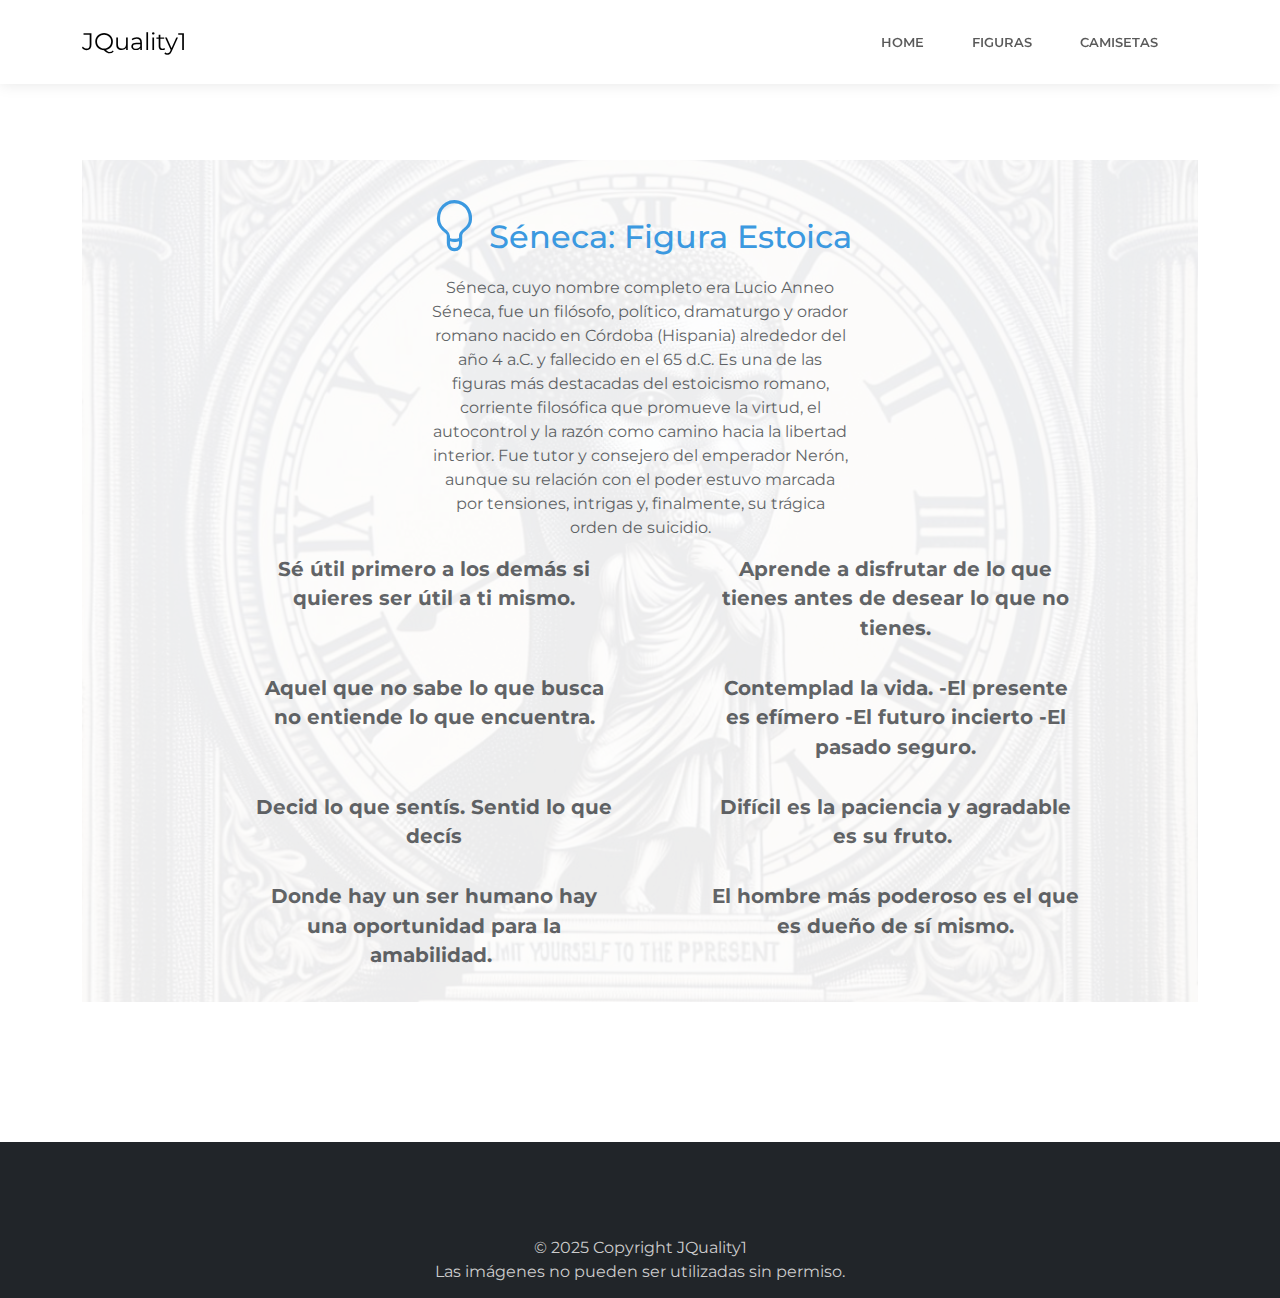
<file: figSéneca.html>
<!DOCTYPE html>
<html data-bs-theme="light" lang="es-es" data-bss-forced-theme="light">

<head>
    <meta charset="utf-8">
    <meta name="viewport" content="width=device-width, initial-scale=1.0, shrink-to-fit=no">
    <title>Séneca | JQuality1</title>
    <meta name="description" content="Séneca, filósofo, político, dramaturgo y orador romano nacido en Córdoba (Hispania). Una de las figuras más destacadas del estoicismo romano.">
    <link rel="stylesheet" href="assets/bootstrap/css/bootstrap.min.css">
    <link rel="stylesheet" href="https://fonts.googleapis.com/css?family=Montserrat:400,400i,700,700i,600,600i&amp;display=swap">
    <link rel="stylesheet" href="assets/css/simple-line-icons.css">
    <link rel="stylesheet" href="assets/fonts/simple-line-icons.min.css">
    <link rel="stylesheet" href="assets/css/baguetteBox.min.css">
    <link rel="stylesheet" href="assets/css/vanilla-zoom.min.css">
    <link rel="stylesheet" href="assets/css/bootstrap/css/bootstrap.min.css">
    <link rel="stylesheet" href="assets/css/css/baguetteBox.min.css">
    <link rel="stylesheet" href="assets/css/css/vanilla-zoom.min.css">
    <link rel="stylesheet" href="assets/css/bootstrap/css/bootstrap.min-1.css">
    <link rel="stylesheet" href="assets/css/css/bootstrap/css/bootstrap.min.css">
    <link rel="stylesheet" href="assets/css/bootstrap/css/bootstrap.min-2.css">
    <link rel="stylesheet" href="assets/css/bootstrap/css/bootstrap.min-3.css">
    <link rel="stylesheet" href="assets/css/bootstrap/css/bootstrap.min-4.css">
    <link rel="stylesheet" href="assets/css/fonts/simple-line-icons.min.css">
    <link rel="stylesheet" href="assets/css/css/bootstrap/css/bootstrap.min-2.css">
    <link rel="stylesheet" href="assets/css/css/bootstrap/css/bootstrap.min-3.css">
    <link rel="stylesheet" href="assets/css/bootstrap/css/bootstrap.min-5.css">
    <link rel="stylesheet" href="assets/css/bootstrap/css/bootstrap.min-6.css">
    <link rel="stylesheet" href="assets/css/untitled.css">
    <link rel="stylesheet" href="assets/css/bootstrap/css/bootstrap.min-7.css">
</head>

<body>
    <nav class="navbar navbar-expand-lg fixed-top bg-body clean-navbar">
        <div class="container"><a class="navbar-brand logo" href="#">JQuality1</a><button data-bs-toggle="collapse" data-bs-target="#navcol-1" class="navbar-toggler"><span class="visually-hidden">Toggle navigation</span><span class="navbar-toggler-icon"></span></button>
            <div class="collapse navbar-collapse" id="navcol-1">
                <ul class="navbar-nav ms-auto">
                    <li class="nav-item"><a class="nav-link" href="index.html">Home</a></li>
                    <li class="nav-item"><a class="nav-link" href="tablaFigurasEstoicas.html">FIGURAS</a></li>
                    <li class="nav-item"><a class="nav-link" href="camisetas.html">CAMISETAS</a></li>
                </ul>
            </div>
        </div>
    </nav>
    <main class="page">
        <section class="clean-block features">
            <div class="container">
                <div class="block-heading">
                    <div class="bg-container">
                        <h2 class="text-info mt-4 pb-0"><i class="icon-bulb icon" style="font-size: 51px;"></i>&nbsp;Séneca: Figura Estoica</h2>
                        <p>Séneca, cuyo nombre completo era Lucio Anneo Séneca, fue un filósofo, político, dramaturgo y orador romano nacido en Córdoba (Hispania) alrededor del año 4 a.C. y fallecido en el 65 d.C. Es una de las figuras más destacadas del estoicismo romano, corriente filosófica que promueve la virtud, el autocontrol y la razón como camino hacia la libertad interior. Fue tutor y consejero del emperador Nerón, aunque su relación con el poder estuvo marcada por tensiones, intrigas y, finalmente, su trágica orden de suicidio.<br></p>
                        <div class="row justify-content-center">
                            <div class="col-md-5 feature-box" style="font-size: 22px;font-weight: bold;"><a class="inherit-style" href="https://www.latostadora.com/web/seneca-1001/18234190" target="_blank" rel="noopener noreferrer">
                                    <p> Sé útil primero a los demás si quieres ser útil a ti mismo. </p>
                                </a></div>
                            <div class="col-md-5 feature-box" style="font-size: 22px;font-weight: bold;"><a class="inherit-style" href="https://www.latostadora.com/web/seneca-1003/18229430" target="_blank" rel="noopener noreferrer">
                                    <p>Aprende a disfrutar de lo que tienes antes de desear lo que no tienes.</p>
                                </a></div>
                            <div class="col-md-5 feature-box" style="font-size: 22px;font-weight: bold;"><a class="inherit-style" href="https://www.latostadora.com/web/seneca-1004/18231595" target="_blank" rel="noopener noreferrer">
                                    <p>Aquel que no sabe lo que busca no entiende lo que encuentra.</p>
                                </a></div>
                            <div class="col-md-5 feature-box" style="font-size: 22px;font-weight: bold;"><a class="inherit-style" href="https://www.latostadora.com/web/seneca-1010/18232566" target="_blank" rel="noopener noreferrer">
                                    <p>Contemplad la vida. -El presente es efímero -El futuro incierto -El pasado seguro.</p>
                                </a></div>
                        </div>
                        <div class="row justify-content-center">
                            <div class="col-md-5 feature-box" style="font-size: 22px;font-weight: bold;"><a class="inherit-style" href="https://www.latostadora.com/web/seneca-1015/18232374" target="_blank" rel="noopener noreferrer">
                                    <p>Decid lo que sentís. Sentid lo que decís</p>
                                </a></div>
                            <div class="col-md-5 feature-box" style="font-size: 22px;font-weight: bold;"><a class="inherit-style" href="https://www.latostadora.com/web/seneca-1016/18232467" target="_blank" rel="noopener noreferrer">
                                    <p>Difícil es la paciencia y agradable es su fruto.&nbsp;</p>
                                </a></div>
                            <div class="col-md-5 feature-box" style="font-size: 22px;font-weight: bold;"><a class="inherit-style" href="https://www.latostadora.com/web/seneca-1017/18232242" target="_blank" rel="noopener noreferrer">
                                    <p>Donde hay un ser humano hay una oportunidad para la amabilidad.&nbsp;</p>
                                </a></div>
                            <div class="col-md-5 feature-box" style="font-size: 22px;font-weight: bold;"><a class="inherit-style" href="https://www.latostadora.com/web/seneca-1027/18233432" target="_blank" rel="noopener noreferrer">
                                    <p>El hombre más poderoso es el que es dueño de sí mismo. </p>
                                </a></div>
                        </div>
                    </div>
                </div>
            </div>
        </section>
    </main>
    <footer class="page-footer dark">
        <div class="footer-copyright">
            <p>© 2025 Copyright JQuality1 <br> Las imágenes no pueden ser utilizadas sin permiso. </p>
        </div>
    </footer>
    <script src="assets/bootstrap/js/bootstrap.min.js"></script>
    <script src="assets/js/baguetteBox.min.js"></script>
    <script src="assets/js/vanilla-zoom.js"></script>
    <script src="assets/js/theme.js"></script>
    <script src="assets/js/bootstrap/js/bootstrap.min.js"></script>
    <script src="assets/js/bootstrap/js/bootstrap.min-1.js"></script>
    <script src="assets/js/disable-right-click.js"></script>
</body>

</html>
</file>
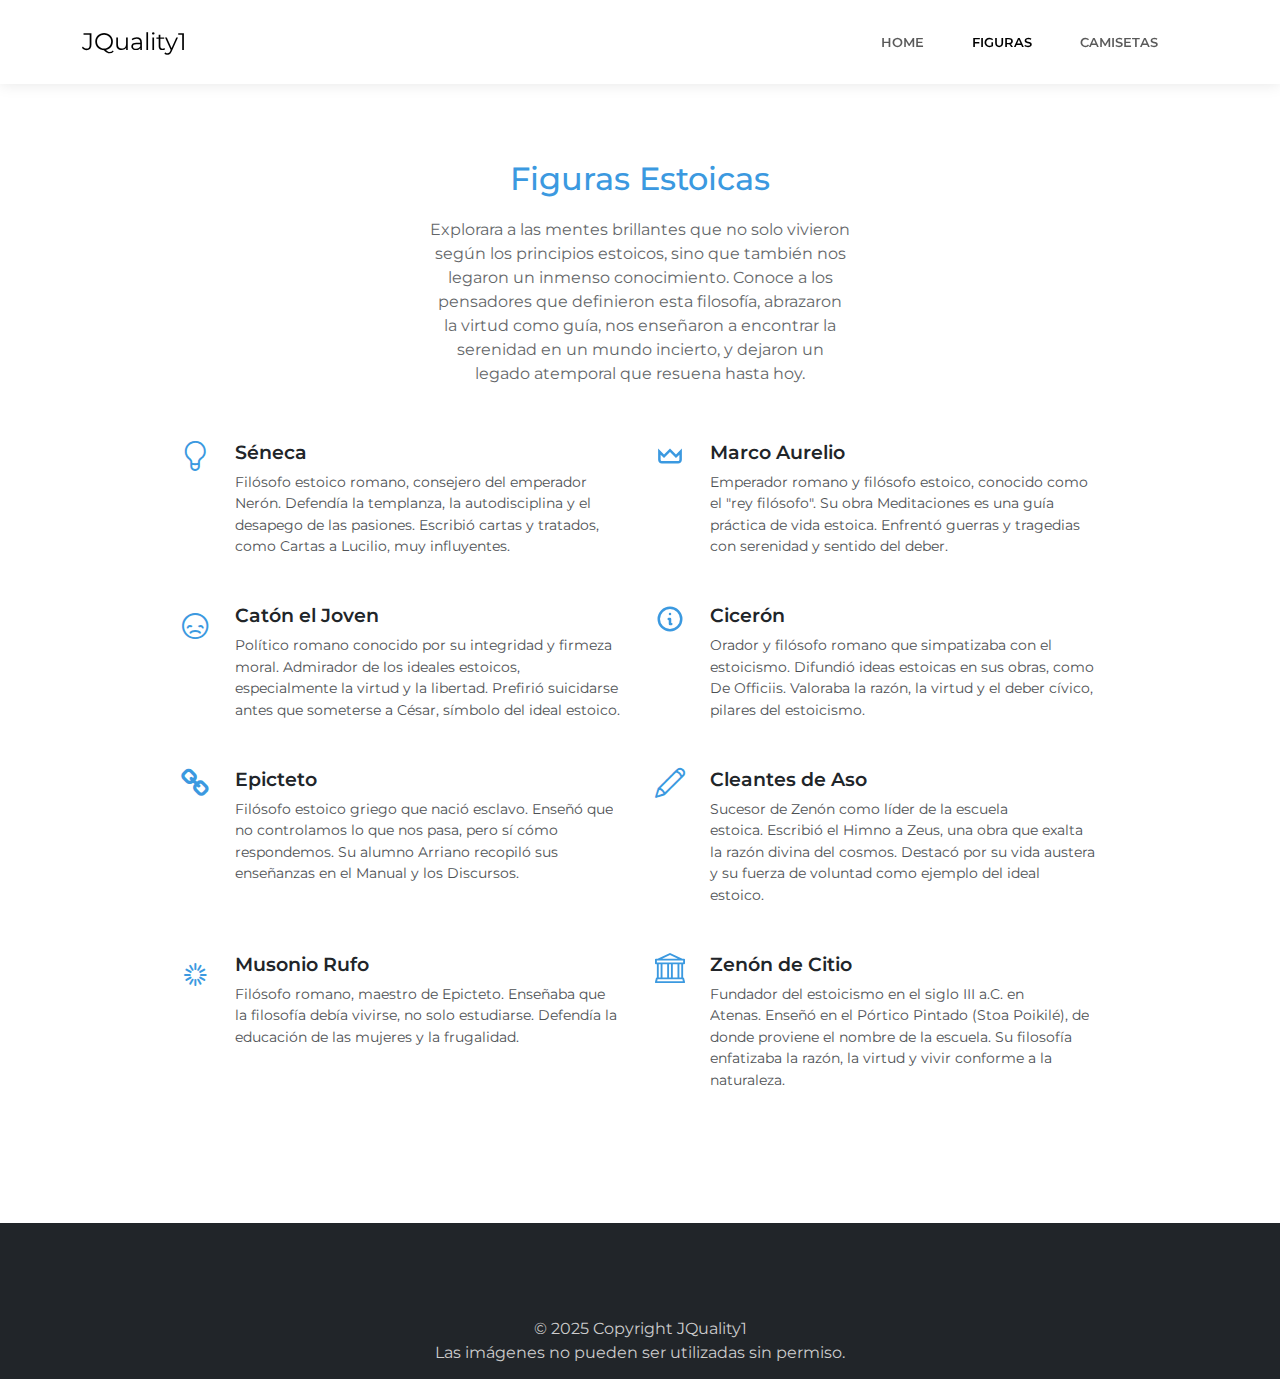
<file: tablaFigurasEstoicas.html>
<!DOCTYPE html>
<html data-bs-theme="light" lang="es-es">

<head>
    <meta charset="utf-8">
    <meta name="viewport" content="width=device-width, initial-scale=1.0, shrink-to-fit=no">
    <title>Figuras Estoicas - JQuality1</title>
    <meta name="description" content="Séneca, Epicteto, Marco Aurelio y otros estoicos dejaron enseñanzas sobre la virtud, la autodisciplina y la resiliencia. ">
    <link rel="stylesheet" href="assets/bootstrap/css/bootstrap.min.css">
    <link rel="stylesheet" href="https://fonts.googleapis.com/css?family=Montserrat:400,400i,700,700i,600,600i&amp;display=swap">
    <link rel="stylesheet" href="assets/css/simple-line-icons.css">
    <link rel="stylesheet" href="assets/fonts/font-awesome.min.css">
    <link rel="stylesheet" href="assets/fonts/ionicons.min.css">
    <link rel="stylesheet" href="assets/fonts/simple-line-icons.min.css">
    <link rel="stylesheet" href="assets/css/baguetteBox.min.css">
    <link rel="stylesheet" href="assets/css/vanilla-zoom.min.css">
    <link rel="stylesheet" href="assets/css/bootstrap/css/bootstrap.min.css">
    <link rel="stylesheet" href="assets/css/css/baguetteBox.min.css">
    <link rel="stylesheet" href="assets/css/css/vanilla-zoom.min.css">
    <link rel="stylesheet" href="assets/css/bootstrap/css/bootstrap.min-1.css">
    <link rel="stylesheet" href="assets/css/css/bootstrap/css/bootstrap.min.css">
    <link rel="stylesheet" href="assets/css/bootstrap/css/bootstrap.min-2.css">
    <link rel="stylesheet" href="assets/css/bootstrap/css/bootstrap.min-3.css">
    <link rel="stylesheet" href="assets/css/bootstrap/css/bootstrap.min-4.css">
    <link rel="stylesheet" href="assets/css/fonts/simple-line-icons.min.css">
    <link rel="stylesheet" href="assets/css/css/bootstrap/css/bootstrap.min-2.css">
    <link rel="stylesheet" href="assets/css/css/bootstrap/css/bootstrap.min-3.css">
    <link rel="stylesheet" href="assets/css/bootstrap/css/bootstrap.min-5.css">
    <link rel="stylesheet" href="assets/css/bootstrap/css/bootstrap.min-6.css">
    <link rel="stylesheet" href="assets/css/untitled.css">
    <link rel="stylesheet" href="assets/css/bootstrap/css/bootstrap.min-7.css">
</head>

<body>
    <nav class="navbar navbar-expand-lg fixed-top bg-body clean-navbar">
        <div class="container"><a class="navbar-brand logo" href="#">JQuality1</a><button data-bs-toggle="collapse" class="navbar-toggler" data-bs-target="#navcol-1"><span class="visually-hidden">Toggle navigation</span><span class="navbar-toggler-icon"></span></button>
            <div class="collapse navbar-collapse" id="navcol-1">
                <ul class="navbar-nav ms-auto">
                    <li class="nav-item"><a class="nav-link" href="index.html">Home</a></li>
                    <li class="nav-item"><a class="nav-link active" href="tablaFigurasEstoicas.html">FIGURAS</a></li>
                    <li class="nav-item"><a class="nav-link" href="camisetas.html">CAMISETAS</a></li>
                </ul>
            </div>
        </div>
    </nav>
    <main class="page">
        <section class="clean-block features">
            <div class="container">
                <div class="block-heading">
                    <h2 class="text-info">Figuras Estoicas</h2>
                    <p>Explorara a las mentes brillantes que no solo vivieron según los principios estoicos, sino que también nos legaron un inmenso conocimiento. Conoce a los pensadores que definieron esta filosofía, abrazaron la virtud como guía, nos enseñaron a encontrar la serenidad en un mundo incierto, y dejaron un legado atemporal que resuena hasta hoy.</p>
                </div>
                <div class="row justify-content-center">
                    <div class="col-md-5 feature-box"><i class="icon-bulb icon"></i><a class="h4" style="text-decoration: none;" href="figSéneca.html"><h4>Séneca</h4></a>
                        <p>Filósofo estoico romano, consejero del emperador Nerón.&nbsp;Defendía la templanza, la autodisciplina y el desapego de las pasiones.&nbsp;Escribió cartas y tratados, como Cartas a Lucilio, muy influyentes.</p>
                    </div>
                    <div class="col-md-5 feature-box"><svg xmlns="http://www.w3.org/2000/svg" width="1em" height="1em" viewBox="0 0 24 24" fill="none" class="icon">
                            <path fill-rule="evenodd" clip-rule="evenodd" d="M2.5 6.09143L7.21997 10.8114L12.0005 6.03088L16.7811 10.8114L21.5 6.09245V14.9691C21.5 16.626 20.1569 17.9691 18.5 17.9691H5.5C3.84314 17.9691 2.5 16.626 2.5 14.9691V6.09143ZM19.5 10.9087V14.9691C19.5 15.5214 19.0523 15.9691 18.5 15.9691H5.5C4.94771 15.9691 4.5 15.5214 4.5 14.9691V10.9077L7.21997 13.6277L12.0005 8.84717L16.7811 13.6277L19.5 10.9087Z" fill="currentColor"></path>
                        </svg><a class="h4" style="text-decoration: none;" href="figMarcoAurelio.html"><h4>Marco Aurelio</h4></a>
                        <p>Emperador romano y filósofo estoico, conocido como el "rey filósofo".&nbsp;Su obra Meditaciones es una guía práctica de vida estoica.&nbsp;Enfrentó guerras y tragedias con serenidad y sentido del deber.</p>
                    </div>
                    <div class="col-md-5 feature-box"><i class="icon ion-sad-outline icon"></i><a class="h4" style="text-decoration: none;" href="fig4Stoics.html"><h4>Catón el Joven</h4></a>
                        <p>Político romano conocido por su integridad y firmeza moral.&nbsp;Admirador de los ideales estoicos, especialmente la virtud y la libertad.&nbsp;Prefirió suicidarse antes que someterse a César, símbolo del ideal estoico.</p>
                    </div>
                    <div class="col-md-5 feature-box"><svg xmlns="http://www.w3.org/2000/svg" width="1em" height="1em" viewBox="0 0 24 24" fill="none" class="icon">
                            <path d="M13 16H12V12H11M12 8H12.01M21 12C21 16.9706 16.9706 21 12 21C7.02944 21 3 16.9706 3 12C3 7.02944 7.02944 3 12 3C16.9706 3 21 7.02944 21 12Z" stroke="currentColor" stroke-width="2" stroke-linecap="round" stroke-linejoin="round"></path>
                        </svg><a class="h4" style="text-decoration: none;" href="figCicerón.html"><h4>Cicerón</h4></a>
                        <p>Orador y filósofo romano que simpatizaba con el estoicismo.&nbsp;Difundió ideas estoicas en sus obras, como De Officiis.&nbsp;Valoraba la razón, la virtud y el deber cívico, pilares del estoicismo.</p>
                    </div>
                </div>
                <div class="row justify-content-center">
                    <div class="col-md-5 feature-box"><i class="fa fa-chain icon"></i><a class="h4" style="text-decoration: none;" href="figEpicteto.html"><h4>Epicteto</h4></a>
                        <p>Filósofo estoico griego que nació esclavo. Enseñó que no controlamos lo que nos pasa, pero sí cómo respondemos.&nbsp;Su alumno Arriano recopiló sus enseñanzas en el Manual y los Discursos.</p>
                    </div>
                    <div class="col-md-5 feature-box"><i class="icon-pencil icon"></i><a class="h4" style="text-decoration: none;" href="fig4Stoics.html"><h4>Cleantes de Aso</h4></a>
                        <p>Sucesor de Zenón como líder de la escuela estoica.&nbsp;Escribió el Himno a Zeus, una obra que exalta la razón divina del cosmos.&nbsp;Destacó por su vida austera y su fuerza de voluntad como ejemplo del ideal estoico.</p>
                    </div>
                    <div class="col-md-5 feature-box"><i class="icon ion-load-d icon"></i><a class="h4" style="text-decoration: none;" href="fig4Stoics.html"><h4>Musonio Rufo</h4></a>
                        <p>Filósofo romano, maestro de Epicteto.&nbsp;Enseñaba que la filosofía debía vivirse, no solo estudiarse.&nbsp;Defendía la educación de las mujeres y la frugalidad.</p>
                    </div>
                    <div class="col-md-5 feature-box"><svg xmlns="http://www.w3.org/2000/svg" width="1em" height="1em" fill="currentColor" viewBox="0 0 16 16" class="bi bi-bank icon">
                            <path d="m8 0 6.61 3h.89a.5.5 0 0 1 .5.5v2a.5.5 0 0 1-.5.5H15v7a.5.5 0 0 1 .485.38l.5 2a.498.498 0 0 1-.485.62H.5a.498.498 0 0 1-.485-.62l.5-2A.501.501 0 0 1 1 13V6H.5a.5.5 0 0 1-.5-.5v-2A.5.5 0 0 1 .5 3h.89zM3.777 3h8.447L8 1zM2 6v7h1V6zm2 0v7h2.5V6zm3.5 0v7h1V6zm2 0v7H12V6zM13 6v7h1V6zm2-1V4H1v1zm-.39 9H1.39l-.25 1h13.72l-.25-1Z"></path>
                        </svg><a class="h4" style="text-decoration: none;" href="fig4Stoics.html"><h4>Zenón de Citio</h4></a>
                        <p>Fundador del estoicismo en el siglo III a.C. en Atenas.&nbsp;Enseñó en el Pórtico Pintado (Stoa Poikilé), de donde proviene el nombre de la escuela.&nbsp;Su filosofía enfatizaba la razón, la virtud y vivir conforme a la naturaleza.</p>
                    </div>
                </div>
            </div>
        </section>
    </main>
    <footer class="page-footer dark">
        <div class="footer-copyright">
            <p>© 2025 Copyright JQuality1 <br> Las imágenes no pueden ser utilizadas sin permiso. </p>
        </div>
    </footer>
    <script src="assets/bootstrap/js/bootstrap.min.js"></script>
    <script src="assets/js/baguetteBox.min.js"></script>
    <script src="assets/js/vanilla-zoom.js"></script>
    <script src="assets/js/theme.js"></script>
    <script src="assets/js/bootstrap/js/bootstrap.min.js"></script>
    <script src="assets/js/bootstrap/js/bootstrap.min-1.js"></script>
    <script src="assets/js/disable-right-click.js"></script>
</body>

</html>
</file>
<file: assets/css/simple-line-icons.css>
@font-face {
	font-family: 'simple-line-icons';
	src: url(../../assets/fonts/simple-line-icons-71ebb7a139f13d279a77642c39893dca.eot?v=2.4.0) format('embedded-opentype'),
	url(../../assets/fonts/simple-line-icons-71ebb7a139f13d279a77642c39893dca.eot?v=2.4.0) format('embedded-opentype'),
	url(../../assets/fonts/simple-line-icons-24c6f7397dbebb95da5eb4fe11452625.woff2?v=2.4.0) format('woff2'),
	url(../../assets/fonts/simple-line-icons-cae8c93881b3ca657ad4395c494b7a56.ttf?v=2.4.0) format('truetype'),
	url(../../assets/fonts/simple-line-icons-12c69149005bc71544f22ed58d56e234.woff?v=2.4.0) format('woff'),
	url(../../assets/fonts/simple-line-icons-68e6a88cc4d02ed5dfe506ab44910dc7.svg?v=2.4.0) format('svg');
	font-weight: 400;
	font-style: normal;
	font-display: auto;
}
</file>
<file: assets/css/untitled.css>
.bg-container {
  position: relative;
  display: inline-block;
  padding: 1rem;
}

.bg-container::before {
  content: "";
  position: absolute;
  top: 0;
  left: 0;
  right: 0;
  bottom: 0;
  background-image: url("../../assets/img/Stoic-04.png");
  background-size: cover;
  background-position: center;
  opacity: 0.075;
  z-index: 0;
}

.bg-container > * {
  position: relative;
  z-index: 1;
}
</file>
<file: assets/css/baguetteBox.min.css>
/* !
 * baguetteBox.js
 * @author  feimosi
 * @version 1.11.1
 * @url https://github.com/feimosi/baguetteBox.js */

#baguetteBox-overlay {
  display: none;
  opacity: 0;
  position: fixed;
  overflow: hidden;
  top: 0;
  left: 0;
  width: 100%;
  height: 100%;
  z-index: 1000000;
  background-color: #222;
  background-color: rgba(0,0,0,.8);
  -webkit-transition: opacity .5s ease;
  transition: opacity .5s ease;
}

#baguetteBox-overlay.visible {
  opacity: 1;
}

#baguetteBox-overlay .full-image {
  display: inline-block;
  position: relative;
  width: 100%;
  height: 100%;
  text-align: center;
}

#baguetteBox-overlay .full-image figure {
  display: inline;
  margin: 0;
  height: 100%;
}

#baguetteBox-overlay .full-image img {
  display: inline-block;
  width: auto;
  height: auto;
  max-height: 100%;
  max-width: 100%;
  vertical-align: middle;
  -webkit-box-shadow: 0 0 8px rgba(0,0,0,.6);
  -moz-box-shadow: 0 0 8px rgba(0,0,0,.6);
  box-shadow: 0 0 8px rgba(0,0,0,.6);
}

#baguetteBox-overlay .full-image figcaption {
  display: block;
  position: absolute;
  bottom: 0;
  width: 100%;
  text-align: center;
  line-height: 1.8;
  white-space: normal;
  color: #ccc;
  background-color: #000;
  background-color: rgba(0,0,0,.6);
  font-family: sans-serif;
}

#baguetteBox-overlay .full-image:before {
  content: "";
  display: inline-block;
  height: 50%;
  width: 1px;
  margin-right: -1px;
}

#baguetteBox-slider {
  position: absolute;
  left: 0;
  top: 0;
  height: 100%;
  width: 100%;
  white-space: nowrap;
  -webkit-transition: left .4s ease,-webkit-transform .4s ease;
  transition: left .4s ease,-webkit-transform .4s ease;
  transition: left .4s ease,transform .4s ease;
  transition: left .4s ease,transform .4s ease,-webkit-transform .4s ease,-moz-transform .4s ease;
}

#baguetteBox-slider.bounce-from-right {
  -webkit-animation: bounceFromRight .4s ease-out;
  animation: bounceFromRight .4s ease-out;
}

#baguetteBox-slider.bounce-from-left {
  -webkit-animation: bounceFromLeft .4s ease-out;
  animation: bounceFromLeft .4s ease-out;
}

@keyframes bounceFromRight {
  0%, 100% {
    margin-left: 0;
  }
  50% {
    margin-left: -30px;
  }
}

@keyframes bounceFromLeft {
  0%, 100% {
    margin-left: 0;
  }
  50% {
    margin-left: 30px;
  }
}

.baguetteBox-button#next-button, .baguetteBox-button#previous-button {
  top: 50%;
  top: calc(50% - 30px);
  width: 44px;
  height: 60px;
}

.baguetteBox-button {
  position: absolute;
  cursor: pointer;
  outline: 0;
  padding: 0;
  margin: 0;
  border: 0;
  -moz-border-radius: 15%;
  border-radius: 15%;
  background-color: #323232;
  background-color: rgba(50,50,50,.5);
  color: #ddd;
  font: 1.6em sans-serif;
  -webkit-transition: background-color .4s ease;
  transition: background-color .4s ease;
}

.baguetteBox-button:focus, .baguetteBox-button:hover {
  background-color: rgba(50,50,50,.9);
}

.baguetteBox-button#next-button {
  right: 2%;
}

.baguetteBox-button#previous-button {
  left: 2%;
}

.baguetteBox-button#close-button {
  top: 20px;
  right: 2%;
  right: calc(2% + 6px);
  width: 30px;
  height: 30px;
}

.baguetteBox-button svg {
  position: absolute;
  left: 0;
  top: 0;
}

.baguetteBox-spinner {
  width: 40px;
  height: 40px;
  display: inline-block;
  position: absolute;
  top: 50%;
  left: 50%;
  margin-top: -20px;
  margin-left: -20px;
}

.baguetteBox-double-bounce1, .baguetteBox-double-bounce2 {
  width: 100%;
  height: 100%;
  -moz-border-radius: 50%;
  border-radius: 50%;
  background-color: #fff;
  opacity: .6;
  position: absolute;
  top: 0;
  left: 0;
  -webkit-animation: bounce 2s infinite ease-in-out;
  animation: bounce 2s infinite ease-in-out;
}

.baguetteBox-double-bounce2 {
  -webkit-animation-delay: -1s;
  animation-delay: -1s;
}

@keyframes bounce {
  0%, 100% {
    -webkit-transform: scale(0);
    -moz-transform: scale(0);
    transform: scale(0);
  }
  50% {
    -webkit-transform: scale(1);
    -moz-transform: scale(1);
    transform: scale(1);
  }
}

.clean-block .content {
  --bs-bg-opacity: 1;
  background-color: rgba(var(--bs-body-bg-rgb), var(--bs-bg-opacity));
}

.clean-block.clean-catalog .products .row:first-of-type {
}

.clean-product-item .product-name a {
  color: var(--bs-body-color);
}
</file>
<file: assets/css/vanilla-zoom.min.css>
.vanilla-zoom {
  width: 100%;
}

.vanilla-zoom .sidebar {
  width: 100%;
  display: flex;
}

.vanilla-zoom .sidebar img.small-preview {
  width: 60px;
  margin-right: 5px;
  cursor: pointer;
  opacity: .5;
}

.vanilla-zoom .sidebar img.small-preview.active, .vanilla-zoom .sidebar img.small-preview:hover {
  opacity: 1;
}

.vanilla-zoom .sidebar img.small-preview:last-child {
  margin-right: 0;
}

.vanilla-zoom .zoomed-image {
  width: 100%;
  height: 300px;
  flex: 1;
  background-repeat: no-repeat;
  background-position: left center;
  background-size: contain;
  margin-bottom: 5px;
}
</file>
<file: assets/css/css/baguetteBox.min.css>
/* !
 * baguetteBox.js
 * @author  feimosi
 * @version 1.11.1
 * @url https://github.com/feimosi/baguetteBox.js */

#baguetteBox-overlay {
  display: none;
  opacity: 0;
  position: fixed;
  overflow: hidden;
  top: 0;
  left: 0;
  width: 100%;
  height: 100%;
  z-index: 1000000;
  background-color: #222;
  background-color: rgba(0,0,0,.8);
  -webkit-transition: opacity .5s ease;
  transition: opacity .5s ease;
}

#baguetteBox-overlay.visible {
  opacity: 1;
}

#baguetteBox-overlay .full-image {
  display: inline-block;
  position: relative;
  width: 100%;
  height: 100%;
  text-align: center;
}

#baguetteBox-overlay .full-image figure {
  display: inline;
  margin: 0;
  height: 100%;
}

#baguetteBox-overlay .full-image img {
  display: inline-block;
  width: auto;
  height: auto;
  max-height: 100%;
  max-width: 100%;
  vertical-align: middle;
  -webkit-box-shadow: 0 0 8px rgba(0,0,0,.6);
  -moz-box-shadow: 0 0 8px rgba(0,0,0,.6);
  box-shadow: 0 0 8px rgba(0,0,0,.6);
}

#baguetteBox-overlay .full-image figcaption {
  display: block;
  position: absolute;
  bottom: 0;
  width: 100%;
  text-align: center;
  line-height: 1.8;
  white-space: normal;
  color: #ccc;
  background-color: #000;
  background-color: rgba(0,0,0,.6);
  font-family: sans-serif;
}

#baguetteBox-overlay .full-image:before {
  content: "";
  display: inline-block;
  height: 50%;
  width: 1px;
  margin-right: -1px;
}

#baguetteBox-slider {
  position: absolute;
  left: 0;
  top: 0;
  height: 100%;
  width: 100%;
  white-space: nowrap;
  -webkit-transition: left .4s ease,-webkit-transform .4s ease;
  transition: left .4s ease,-webkit-transform .4s ease;
  transition: left .4s ease,transform .4s ease;
  transition: left .4s ease,transform .4s ease,-webkit-transform .4s ease,-moz-transform .4s ease;
}

#baguetteBox-slider.bounce-from-right {
  -webkit-animation: bounceFromRight .4s ease-out;
  animation: bounceFromRight .4s ease-out;
}

#baguetteBox-slider.bounce-from-left {
  -webkit-animation: bounceFromLeft .4s ease-out;
  animation: bounceFromLeft .4s ease-out;
}

@keyframes bounceFromRight {
  0%, 100% {
    margin-left: 0;
  }
  50% {
    margin-left: -30px;
  }
}

@keyframes bounceFromLeft {
  0%, 100% {
    margin-left: 0;
  }
  50% {
    margin-left: 30px;
  }
}

.baguetteBox-button#next-button, .baguetteBox-button#previous-button {
  top: 50%;
  top: calc(50% - 30px);
  width: 44px;
  height: 60px;
}

.baguetteBox-button {
  position: absolute;
  cursor: pointer;
  outline: 0;
  padding: 0;
  margin: 0;
  border: 0;
  -moz-border-radius: 15%;
  border-radius: 15%;
  background-color: #323232;
  background-color: rgba(50,50,50,.5);
  color: #ddd;
  font: 1.6em sans-serif;
  -webkit-transition: background-color .4s ease;
  transition: background-color .4s ease;
}

.baguetteBox-button:focus, .baguetteBox-button:hover {
  background-color: rgba(50,50,50,.9);
}

.baguetteBox-button#next-button {
  right: 2%;
}

.baguetteBox-button#previous-button {
  left: 2%;
}

.baguetteBox-button#close-button {
  top: 20px;
  right: 2%;
  right: calc(2% + 6px);
  width: 30px;
  height: 30px;
}

.baguetteBox-button svg {
  position: absolute;
  left: 0;
  top: 0;
}

.baguetteBox-spinner {
  width: 40px;
  height: 40px;
  display: inline-block;
  position: absolute;
  top: 50%;
  left: 50%;
  margin-top: -20px;
  margin-left: -20px;
}

.baguetteBox-double-bounce1, .baguetteBox-double-bounce2 {
  width: 100%;
  height: 100%;
  -moz-border-radius: 50%;
  border-radius: 50%;
  background-color: #fff;
  opacity: .6;
  position: absolute;
  top: 0;
  left: 0;
  -webkit-animation: bounce 2s infinite ease-in-out;
  animation: bounce 2s infinite ease-in-out;
}

.baguetteBox-double-bounce2 {
  -webkit-animation-delay: -1s;
  animation-delay: -1s;
}

@keyframes bounce {
  0%, 100% {
    -webkit-transform: scale(0);
    -moz-transform: scale(0);
    transform: scale(0);
  }
  50% {
    -webkit-transform: scale(1);
    -moz-transform: scale(1);
    transform: scale(1);
  }
}

.clean-block .content {
  --bs-bg-opacity: 1;
  background-color: rgba(var(--bs-body-bg-rgb), var(--bs-bg-opacity));
}

.clean-block.clean-catalog .products .row:first-of-type {
}

.clean-product-item .product-name a {
  color: var(--bs-body-color);
}
</file>
<file: assets/css/css/vanilla-zoom.min.css>
.vanilla-zoom {
  width: 100%;
}

.vanilla-zoom .sidebar {
  width: 100%;
  display: flex;
}

.vanilla-zoom .sidebar img.small-preview {
  width: 60px;
  margin-right: 5px;
  cursor: pointer;
  opacity: .5;
}

.vanilla-zoom .sidebar img.small-preview.active, .vanilla-zoom .sidebar img.small-preview:hover {
  opacity: 1;
}

.vanilla-zoom .sidebar img.small-preview:last-child {
  margin-right: 0;
}

.vanilla-zoom .zoomed-image {
  width: 100%;
  height: 300px;
  flex: 1;
  background-repeat: no-repeat;
  background-position: left center;
  background-size: contain;
  margin-bottom: 5px;
}
</file>
